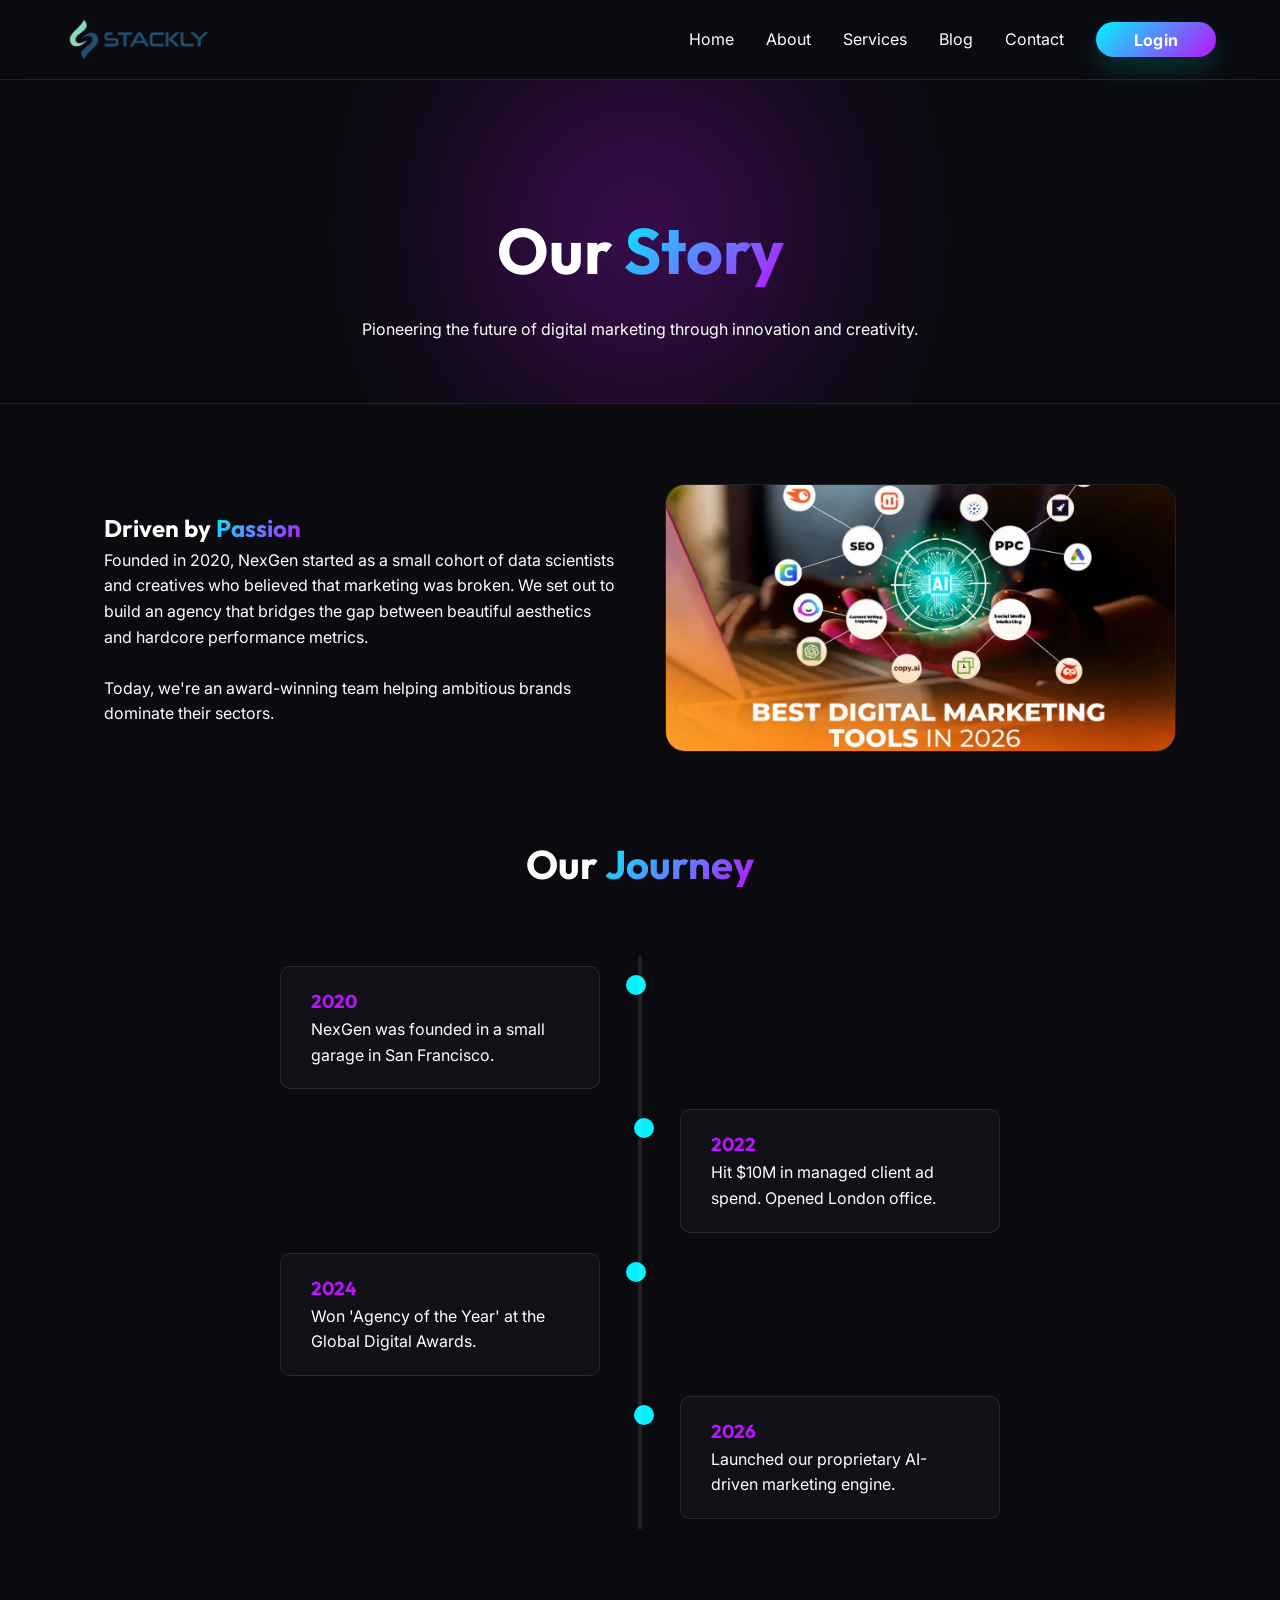
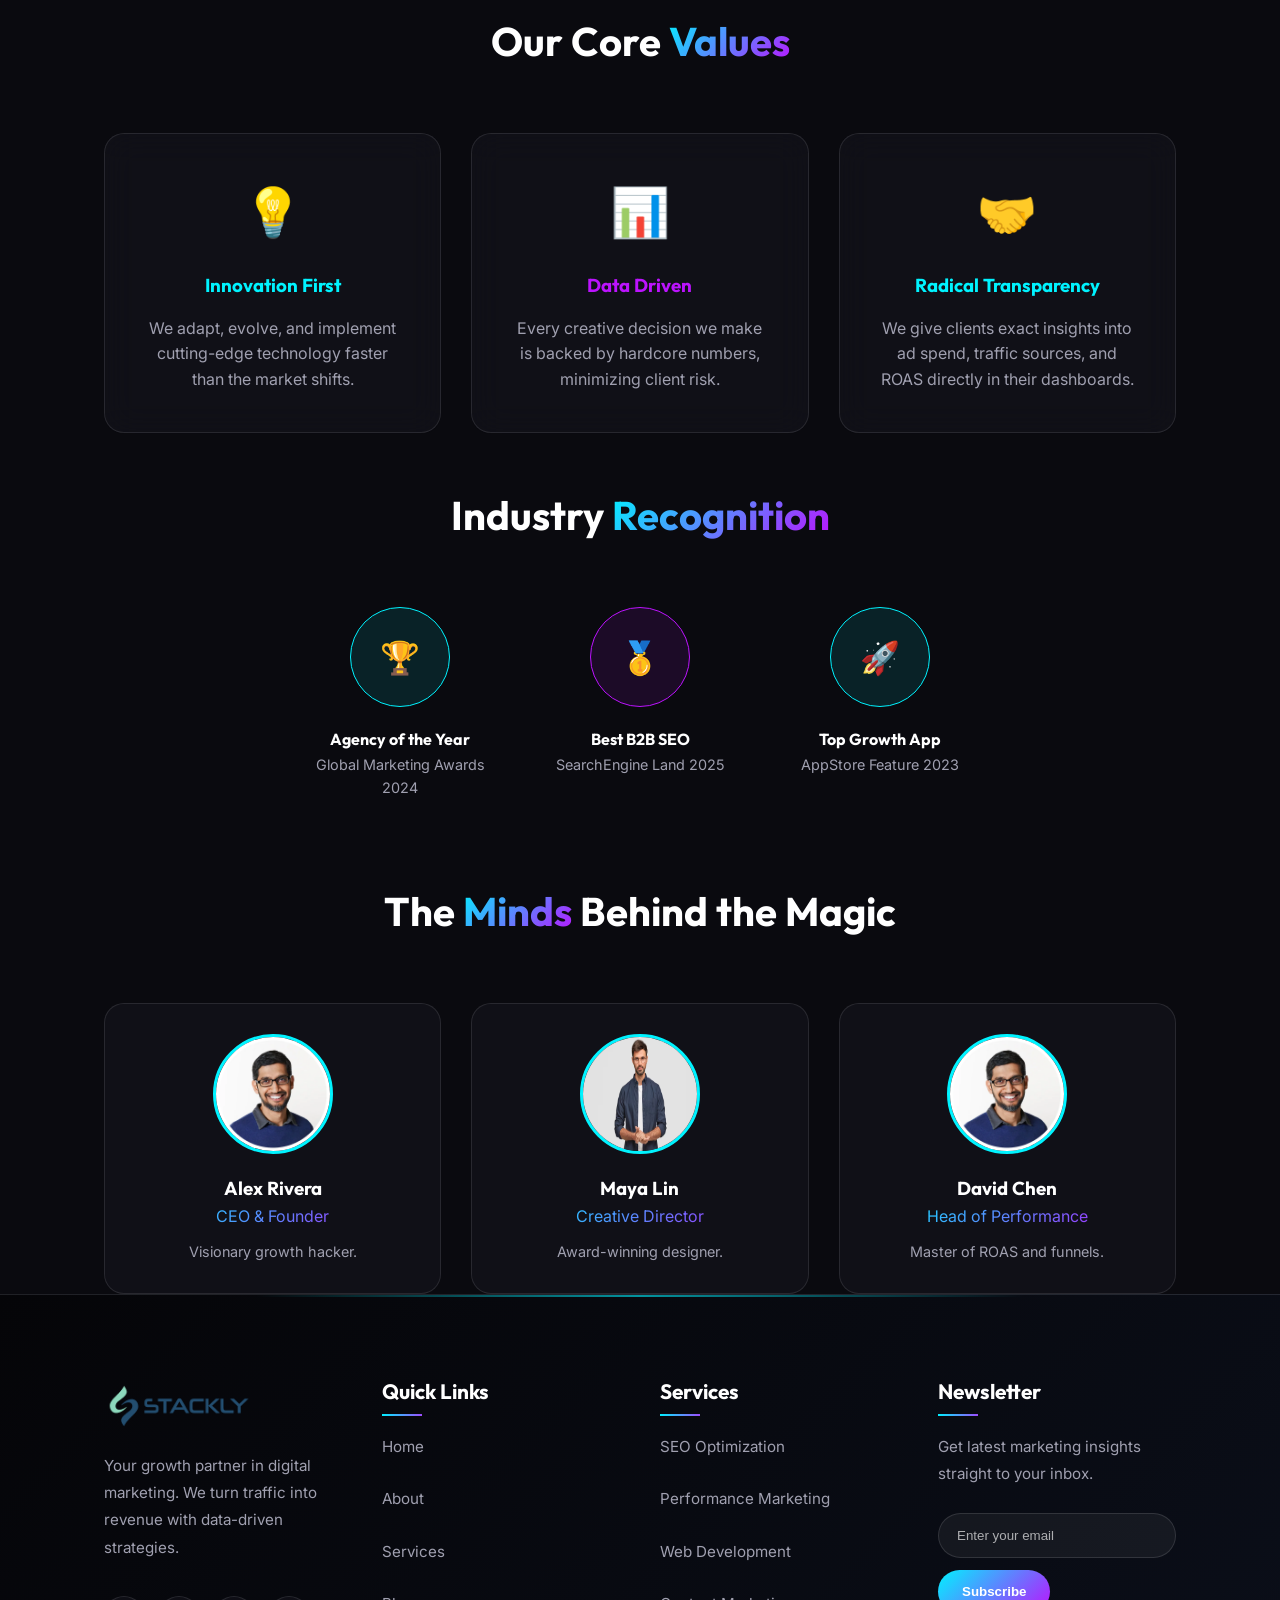
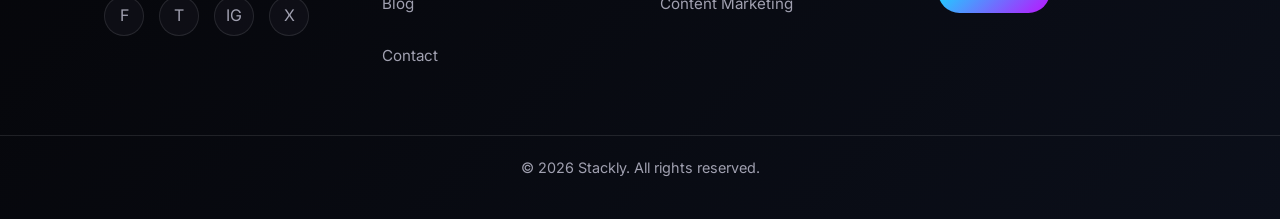
<file: about.html>
<!DOCTYPE html>
<html lang="en">
<head>
    <meta charset="UTF-8">
    <meta name="viewport" content="width=device-width, initial-scale=1.0">
    <title>About Us | NexGen Digital</title>
    <link href="https://fonts.googleapis.com/css2?family=Outfit:wght@400;700;800&family=Inter:wght@400;500;600&display=swap" rel="stylesheet">
    <link rel="stylesheet" href="about.css">
</head>
<body>
    <div id="global-loader"><div class="spinner"></div></div>

    <header>
        <a href="index.html" class="logo">
          <img src="assets/images/stack logo.png" alt="ss">
        </a>
        <nav class="nav-links">
            <a href="index.html">Home</a>
            <a href="about.html">About</a>
            <a href="services.html">Services</a>
            <a href="blog.html">Blog</a>
            <a href="contact.html">Contact</a>
            <a href="login.html" class="nav-cta">Login</a>
        </nav>
        <div class="hamburger">
            <span></span><span></span><span></span>
        </div>
    </header>

    <main>
        <!-- 1. Header -->
        <section class="page-header animate-on-scroll">
            <div class="container">
                <h1>Our <span class="text-gradient">Story</span></h1>
                <p>Pioneering the future of digital marketing through innovation and creativity.</p>
            </div>
        </section>

        <!-- 2. Story -->
        <section class="story container">
            <div class="story-grid">
                <div class="animate-on-scroll">
                    <h2>Driven by <span class="text-gradient">Passion</span></h2>
                    <p>Founded in 2020, NexGen started as a small cohort of data scientists and creatives who believed that marketing was broken. We set out to build an agency that bridges the gap between beautiful aesthetics and hardcore performance metrics.</p>
                    <br>
                    <p>Today, we're an award-winning team helping ambitious brands dominate their sectors.</p>
                </div>
                <div class="story-image animate-on-scroll">
                    <img src="assets/images/four.webp" alt="Our Story">
                </div>
            </div>
        </section>

        <!-- 3. Timeline -->
        <section class="timeline-section container">
            <div class="section-head animate-on-scroll">
                <h2>Our <span class="text-gradient">Journey</span></h2>
            </div>
            <div class="timeline">
                <div class="timeline-item left animate-on-scroll">
                    <div class="timeline-content">
                        <h3>2020</h3>
                        <p>NexGen was founded in a small garage in San Francisco.</p>
                    </div>
                </div>
                <div class="timeline-item right animate-on-scroll">
                    <div class="timeline-content">
                        <h3>2022</h3>
                        <p>Hit $10M in managed client ad spend. Opened London office.</p>
                    </div>
                </div>
                <div class="timeline-item left animate-on-scroll">
                    <div class="timeline-content">
                        <h3>2024</h3>
                        <p>Won 'Agency of the Year' at the Global Digital Awards.</p>
                    </div>
                </div>
                <div class="timeline-item right animate-on-scroll">
                    <div class="timeline-content">
                        <h3>2026</h3>
                        <p>Launched our proprietary AI-driven marketing engine.</p>
                    </div>
                </div>
            </div>
        </section>

        <!-- 4. Core Values -->
        <section class="values container">
            <div class="section-head animate-on-scroll">
                <h2>Our Core <span class="text-gradient">Values</span></h2>
            </div>
            <div class="grid" style="display: grid; grid-template-columns: repeat(auto-fit, minmax(280px, 1fr)); gap: 30px;">
                <div class="glass-card animate-on-scroll" style="text-align: center;">
                    <div style="font-size: 3rem; margin-bottom: 20px;">💡</div>
                    <h3 style="margin-bottom: 15px; color: var(--neon-blue);">Innovation First</h3>
                    <p style="color: var(--text-muted);">We adapt, evolve, and implement cutting-edge technology faster than the market shifts.</p>
                </div>
                <div class="glass-card animate-on-scroll" style="text-align: center;">
                    <div style="font-size: 3rem; margin-bottom: 20px;">📊</div>
                    <h3 style="margin-bottom: 15px; color: var(--neon-purple);">Data Driven</h3>
                    <p style="color: var(--text-muted);">Every creative decision we make is backed by hardcore numbers, minimizing client risk.</p>
                </div>
                <div class="glass-card animate-on-scroll" style="text-align: center;">
                    <div style="font-size: 3rem; margin-bottom: 20px;">🤝</div>
                    <h3 style="margin-bottom: 15px; color: var(--neon-blue);">Radical Transparency</h3>
                    <p style="color: var(--text-muted);">We give clients exact insights into ad spend, traffic sources, and ROAS directly in their dashboards.</p>
                </div>
            </div>
        </section>

        <!-- 5. Awards & Recognition -->
        <section class="awards container" style="margin-top: 50px;">
            <div class="section-head animate-on-scroll">
                <h2>Industry <span class="text-gradient">Recognition</span></h2>
            </div>
            <div class="awards-grid" style="display: flex; flex-wrap: wrap; justify-content: center; gap: 40px;">
                <div class="award-item animate-on-scroll" style="text-align: center; width: 200px;">
                    <div style="width: 100px; height: 100px; border-radius: 50%; background: rgba(0,243,255,0.1); border: 1px solid var(--neon-blue); display: flex; align-items: center; justify-content: center; margin: 0 auto 20px; font-size: 2rem; color: var(--neon-blue);">🏆</div>
                    <h4>Agency of the Year</h4>
                    <p style="color: var(--text-muted); font-size: 0.9rem;">Global Marketing Awards 2024</p>
                </div>
                <div class="award-item animate-on-scroll" style="text-align: center; width: 200px;">
                    <div style="width: 100px; height: 100px; border-radius: 50%; background: rgba(188,19,254,0.1); border: 1px solid var(--neon-purple); display: flex; align-items: center; justify-content: center; margin: 0 auto 20px; font-size: 2rem; color: var(--neon-purple);">🥇</div>
                    <h4>Best B2B SEO</h4>
                    <p style="color: var(--text-muted); font-size: 0.9rem;">SearchEngine Land 2025</p>
                </div>
                <div class="award-item animate-on-scroll" style="text-align: center; width: 200px;">
                    <div style="width: 100px; height: 100px; border-radius: 50%; background: rgba(0,243,255,0.1); border: 1px solid var(--neon-blue); display: flex; align-items: center; justify-content: center; margin: 0 auto 20px; font-size: 2rem; color: var(--neon-blue);">🚀</div>
                    <h4>Top Growth App</h4>
                    <p style="color: var(--text-muted); font-size: 0.9rem;">AppStore Feature 2023</p>
                </div>
            </div>
        </section>

        <!-- 6. Team -->
        <section class="team container">
            <div class="section-head animate-on-scroll">
                <h2>The <span class="text-gradient">Minds</span> Behind the Magic</h2>
            </div>
            <div class="team-grid">
                <div class="team-member animate-on-scroll">
                    <img src="assets/images/per1.webp" alt="Alex">
                    <h3>Alex Rivera</h3>
                    <p class="text-gradient">CEO & Founder</p>
                    <p style="margin-top:10px; font-size:0.9rem; color:var(--text-muted);">Visionary growth hacker.</p>
                </div>
                <div class="team-member animate-on-scroll">
                    <img src="assets/images/per3.avif" alt="Maya">
                    <h3>Maya Lin</h3>
                    <p class="text-gradient">Creative Director</p>
                    <p style="margin-top:10px; font-size:0.9rem; color:var(--text-muted);">Award-winning designer.</p>
                </div>
                <div class="team-member animate-on-scroll">
                    <img src="assets/images/per1.webp" alt="David">
                    <h3>David Chen</h3>
                    <p class="text-gradient">Head of Performance</p>
                    <p style="margin-top:10px; font-size:0.9rem; color:var(--text-muted);">Master of ROAS and funnels.</p>
                </div>
            </div>
        </section>
    </main>

     <footer class="footer">
    <div class="container footer-container">

        <!-- Logo + About -->
        <div class="footer-col">
         <a href="index.html" class="logo">
          <img src="assets/images/stack logo.png" alt="ss">
        </a>
            <p>Your growth partner in digital marketing. We turn traffic into revenue with data-driven strategies.</p>
            <div class="social-links">
                <a href="404.html" aria-label="Facebook"><span>F</span></a>
                <a href="404.html" aria-label="Twitter"><span>T</span></a>
                <a href="404.html" aria-label="LinkedIn"><span>IG</span></a>
                <a href="404.html" aria-label="Instagram"><span>X</span></a>
            </div>
        </div>

        <!-- Quick Links -->
        <div class="footer-col">
            <h3>Quick Links</h3>
            <ul>
                <li><a href="index.html">Home</a></li>
                <li><a href="about.html">About</a></li>
                <li><a href="services.html">Services</a></li>
                <li><a href="blog.html">Blog</a></li>
                <li><a href="contact.html">Contact</a></li>
            </ul>
        </div>

        <!-- Services -->
        <div class="footer-col">
            <h3>Services</h3>
            <ul>
                <li>SEO Optimization</li>
                <li>Performance Marketing</li>
                <li>Web Development</li>
                <li>Content Marketing</li>
            </ul>
        </div>

        <!-- Newsletter -->
        <div class="footer-col">
            <h3>Newsletter</h3>
            <p>Get latest marketing insights straight to your inbox.</p>
            <form class="newsletter-form">
                <input type="email" placeholder="Enter your email">
                <button type="submit">Subscribe</button>
            </form>
        </div>

    </div>

    <!-- Bottom -->
    <div class="footer-bottom">
        <p>© 2026 Stackly. All rights reserved.</p>
    </div>
</footer>

    <script src="script.js"></script>
</body>
</html>
</file>
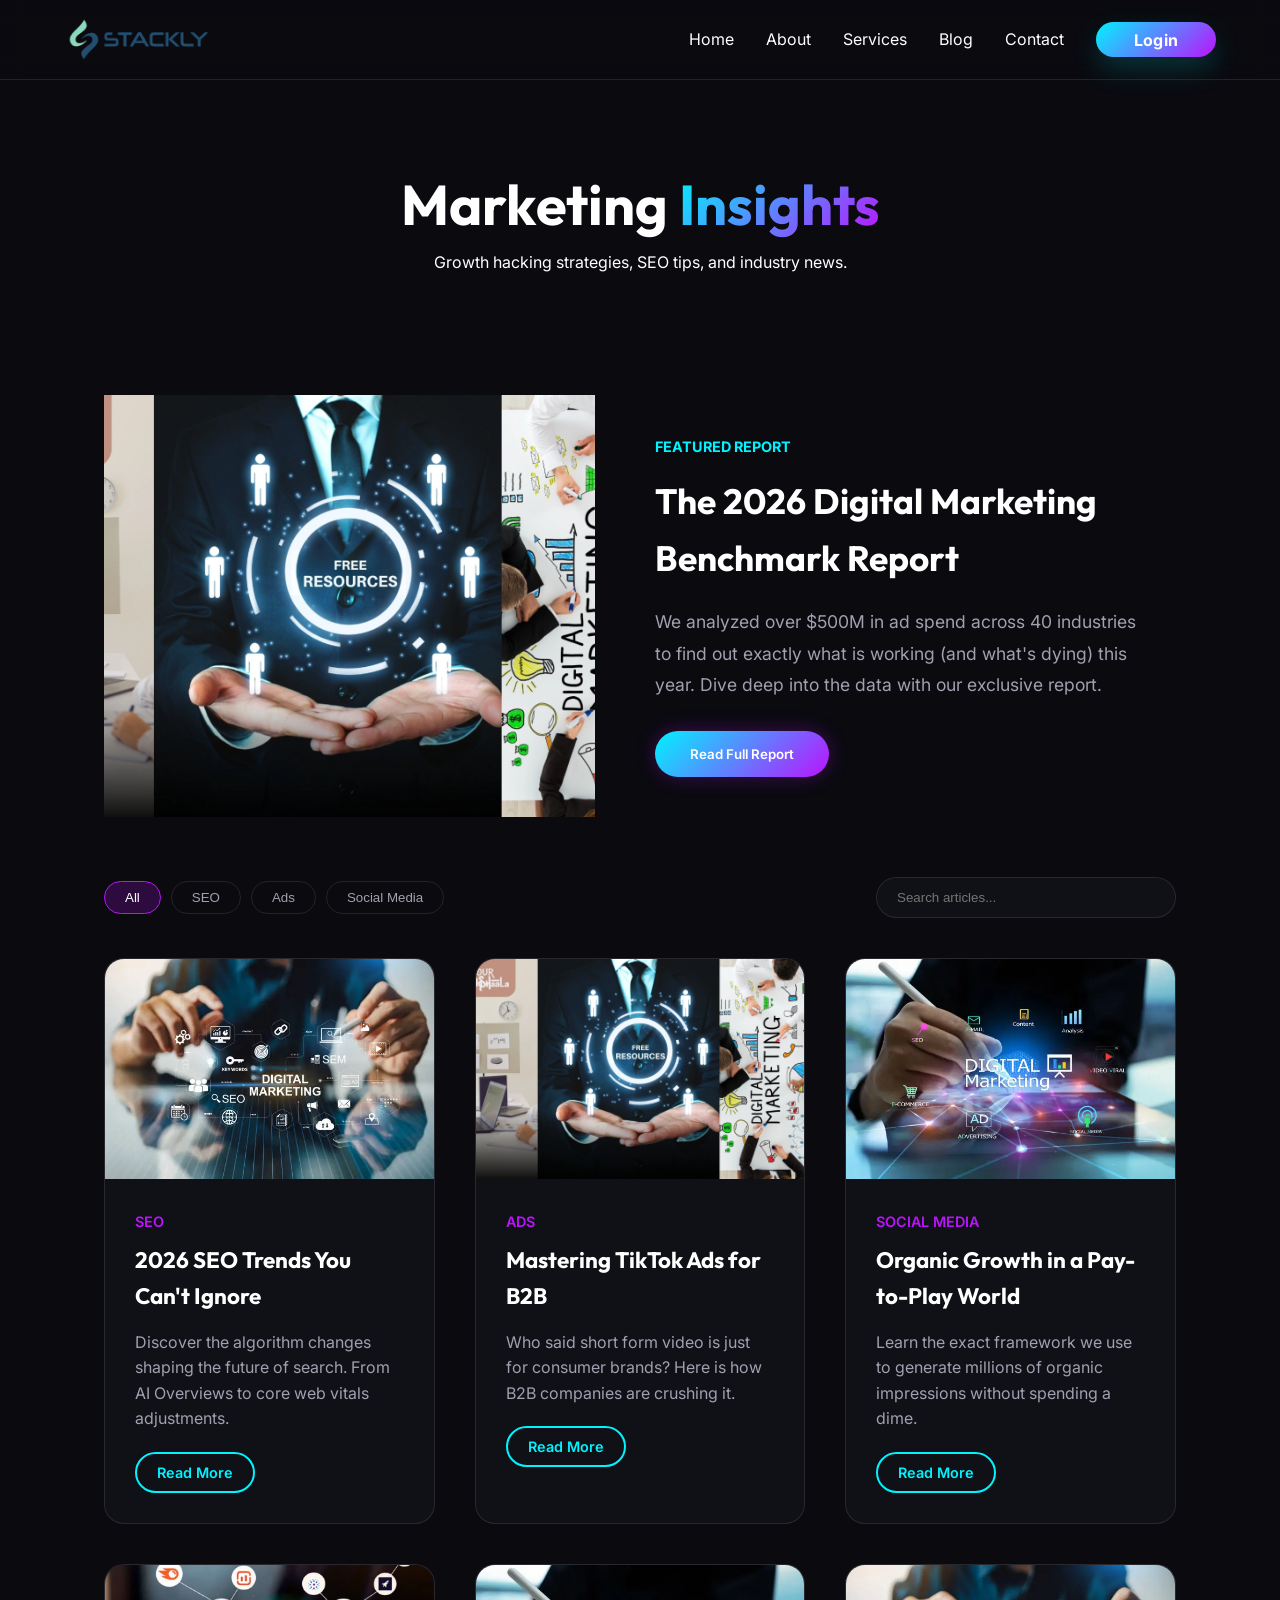
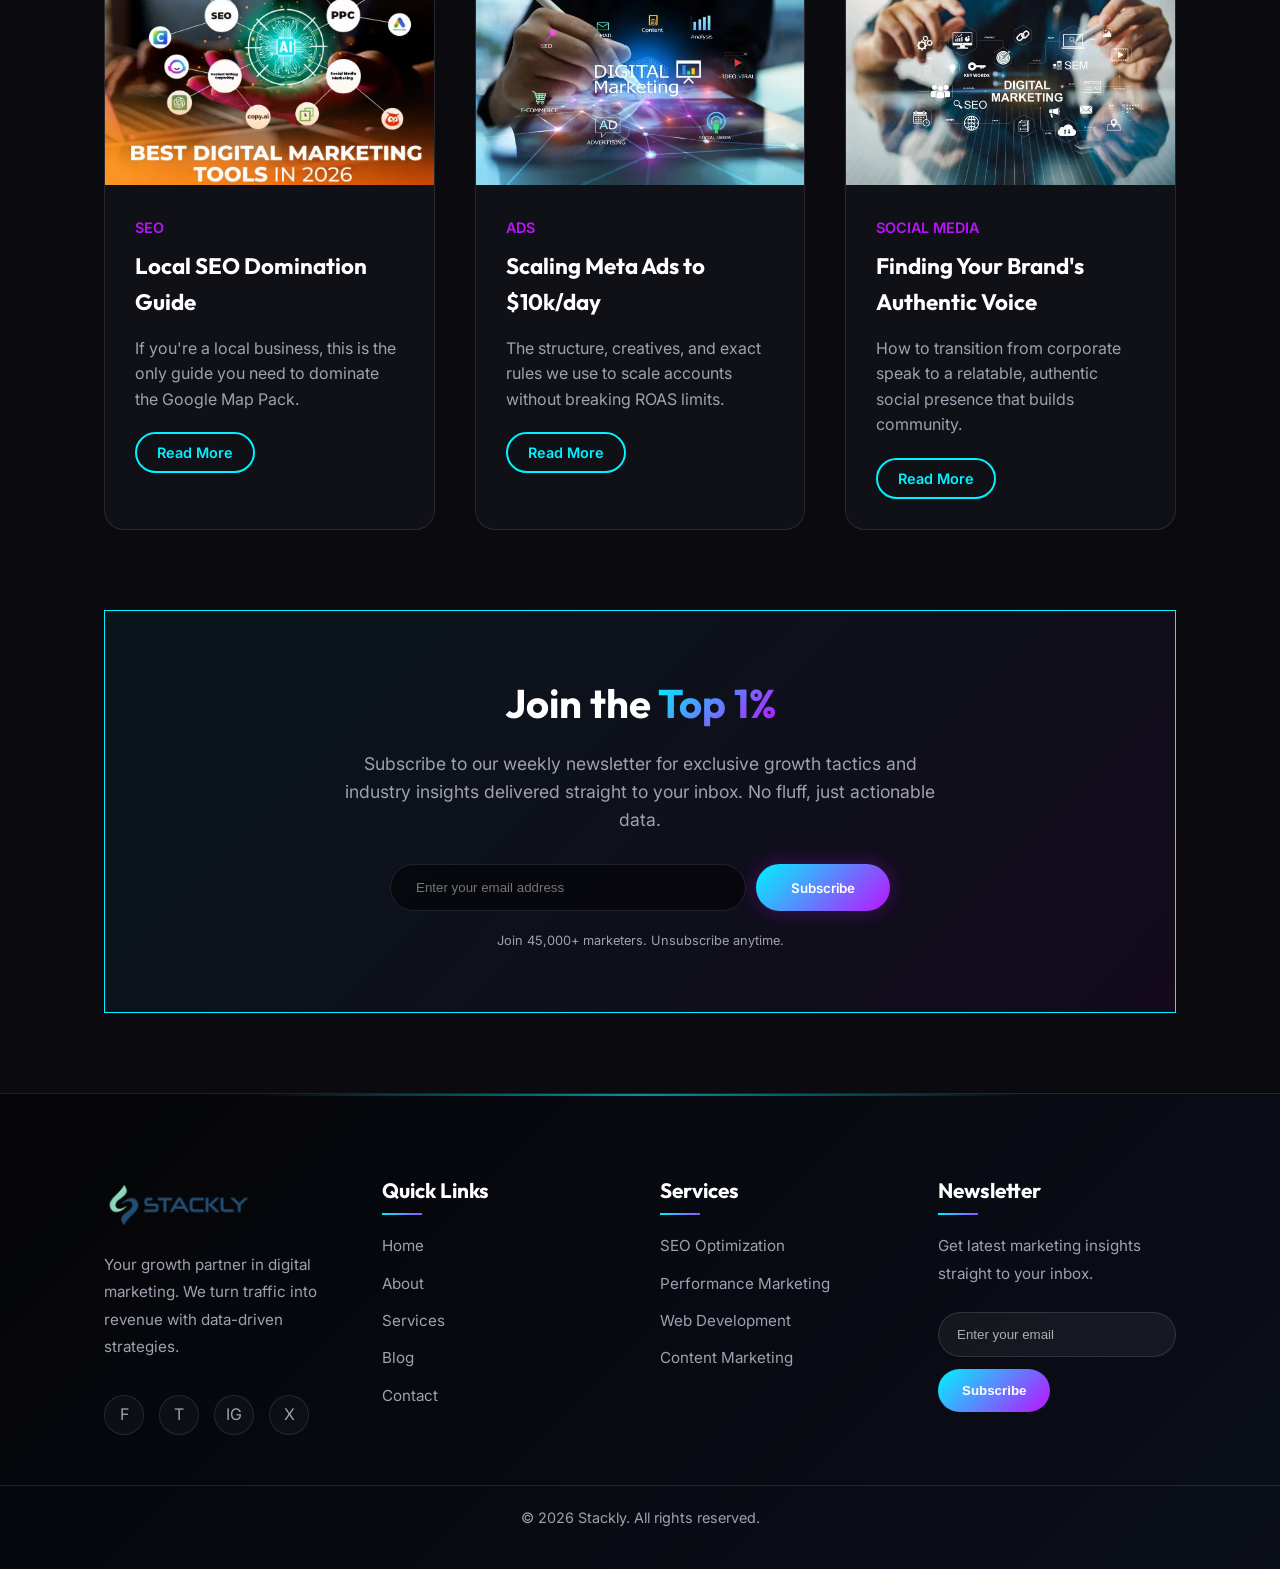
<file: blog.html>
<!DOCTYPE html>
<html lang="en">
<head>
    <meta charset="UTF-8">
    <meta name="viewport" content="width=device-width, initial-scale=1.0">
    <title>Blog & Insights | NexGen Digital</title>
    <link href="https://fonts.googleapis.com/css2?family=Outfit:wght@400;700;800&family=Inter:wght@400;500;600&display=swap" rel="stylesheet">
    <link rel="stylesheet" href="blog.css">
</head>
<body>
    <div id="global-loader"><div class="spinner"></div></div>

    <header>
        <a href="index.html" class="logo">
          <img src="assets/images/stack logo.png" alt="ss">
        </a>
        <nav class="nav-links">
            <a href="index.html">Home</a>
            <a href="about.html">About</a>
            <a href="services.html">Services</a>
            <a href="blog.html">Blog</a>
            <a href="contact.html">Contact</a>
            <a href="login.html" class="nav-cta">Login</a>
        </nav>
        <div class="hamburger">
            <span></span><span></span><span></span>
        </div>
    </header>

    <main>
        <!-- 1. Header -->
        <section class="page-header animate-on-scroll">
            <div class="container">
                <h1>Marketing <span class="text-gradient">Insights</span></h1>
                <p>Growth hacking strategies, SEO tips, and industry news.</p>
            </div>
        </section>

        <!-- 2. Featured Article -->
        <section class="featured-blog container animate-on-scroll;">
            <div class="glass-card" style="display: flex; flex-wrap: wrap; gap: 30px; padding: 0; overflow: hidden; border-color: var(--neon-purple);">
                <div style="flex: 1; min-width: 300px;">
                    <img src="assets/images/twoo.webp" alt="Featured Post" style="width: 100%; height: 100%; object-fit: cover; min-height: 300px;">
                </div>
                <div style="flex: 1; padding: 40px 30px; display: flex; flex-direction: column; justify-content: center; min-width: 300px;">
                    <span class="blog-category" style="color: var(--neon-blue); font-weight: bold; margin-bottom: 15px; text-transform: uppercase;">Featured Report</span>
                    <h2 style="font-size: 2.2rem; margin-bottom: 20px;">The 2026 Digital Marketing Benchmark Report</h2>
                    <p style="color: var(--text-muted); margin-bottom: 30px; font-size: 1.1rem; line-height: 1.8;">We analyzed over $500M in ad spend across 40 industries to find out exactly what is working (and what's dying) this year. Dive deep into the data with our exclusive report.</p>
                    <div>
                        <button class="btn btn-primary" onclick="openBlogModal('annual-report')">Read Full Report</button>
                    </div>
                </div>
            </div>
        </section>

        <!-- 3. Controls & Grid -->
        <section class="blog-main container animate-on-scroll">
            <div class="blog-controls">
                <div class="category-filter">
                    <button class="filter-btn active" data-filter="all">All</button>
                    <button class="filter-btn" data-filter="seo">SEO</button>
                    <button class="filter-btn" data-filter="ads">Ads</button>
                    <button class="filter-btn" data-filter="social">Social Media</button>
                </div>
                <div class="search-bar">
                    <input type="text" id="blog-search" placeholder="Search articles...">
                </div>
            </div>

            <div class="blog-grid" id="blog-grid">
                <!-- Post 1 -->
                <div class="blog-card" data-category="seo" onclick="openBlogModal('seo-trend')">
                    <img src="assets/images/one.webp" alt="Blog Image" class="blog-img">
                    <div class="blog-content">
                        <span class="blog-category">SEO</span>
                        <h3>2026 SEO Trends You Can't Ignore</h3>
                        <p>Discover the algorithm changes shaping the future of search. From AI Overviews to core web vitals adjustments.</p>
                        <button class="btn btn-outline" style="padding: 10px 20px; font-size: 0.9rem;">Read More</button>
                    </div>
                </div>
                <!-- Post 2 -->
                <div class="blog-card" data-category="ads" onclick="openBlogModal('tiktok-ads')">
                    <img src="assets/images/twoo.webp" alt="Blog Image" class="blog-img">
                    <div class="blog-content">
                        <span class="blog-category">Ads</span>
                        <h3>Mastering TikTok Ads for B2B</h3>
                        <p>Who said short form video is just for consumer brands? Here is how B2B companies are crushing it.</p>
                        <button class="btn btn-outline" style="padding: 10px 20px; font-size: 0.9rem;">Read More</button>
                    </div>
                </div>
                <!-- Post 3 -->
                <div class="blog-card" data-category="social" onclick="openBlogModal('social-growth')">
                    <img src="assets/images/hero  11.webp" alt="Blog Image" class="blog-img">
                    <div class="blog-content">
                        <span class="blog-category">Social Media</span>
                        <h3>Organic Growth in a Pay-to-Play World</h3>
                        <p>Learn the exact framework we use to generate millions of organic impressions without spending a dime.</p>
                        <button class="btn btn-outline" style="padding: 10px 20px; font-size: 0.9rem;">Read More</button>
                    </div>
                </div>
                 <!-- Post 4 -->
                 <div class="blog-card" data-category="seo" onclick="openBlogModal('local-seo')">
                    <img src="assets/images/four.webp" alt="Blog Image" class="blog-img">
                    <div class="blog-content">
                        <span class="blog-category">SEO</span>
                        <h3>Local SEO Domination Guide</h3>
                        <p>If you're a local business, this is the only guide you need to dominate the Google Map Pack.</p>
                        <button class="btn btn-outline" style="padding: 10px 20px; font-size: 0.9rem;">Read More</button>
                    </div>
                </div>
                <!-- Post 5 -->
                <div class="blog-card" data-category="ads" onclick="openBlogModal('meta-ads')">
                    <img src="assets/images/hero  11.webp" alt="Blog Image" class="blog-img">
                    <div class="blog-content">
                        <span class="blog-category">Ads</span>
                        <h3>Scaling Meta Ads to $10k/day</h3>
                        <p>The structure, creatives, and exact rules we use to scale accounts without breaking ROAS limits.</p>
                        <button class="btn btn-outline" style="padding: 10px 20px; font-size: 0.9rem;">Read More</button>
                    </div>
                </div>
                <!-- Post 6 -->
                <div class="blog-card" data-category="social" onclick="openBlogModal('brand-voice')">
                    <img src="assets/images/one.webp" alt="Blog Image" class="blog-img">
                    <div class="blog-content">
                        <span class="blog-category">Social Media</span>
                        <h3>Finding Your Brand's Authentic Voice</h3>
                        <p>How to transition from corporate speak to a relatable, authentic social presence that builds community.</p>
                        <button class="btn btn-outline" style="padding: 10px 20px; font-size: 0.9rem;">Read More</button>
                    </div>
                </div>
            </div>
        </section>

        <!-- 4. Newsletter Subscription -->
        <section class="newsletter container animate-on-scroll" style="margin-top: 80px; margin-bottom: 80px;">
            <div class="glass-card" style="text-align: center; padding: 60px 20px; background: linear-gradient(135deg, rgba(0,243,255,0.05), rgba(188,19,254,0.05)); border: 1px solid var(--neon-blue);">
                <h2 style="font-size: 2.5rem; margin-bottom: 15px;">Join the <span class="text-gradient">Top 1%</span></h2>
                <p style="color: var(--text-muted); max-width: 600px; margin: 0 auto 30px; font-size: 1.1rem;">Subscribe to our weekly newsletter for exclusive growth tactics and industry insights delivered straight to your inbox. No fluff, just actionable data.</p>
                <form onsubmit="event.preventDefault(); alert('Subscribed directly to our growth feed! Check your inbox.'); this.reset();" style="display: flex; max-width: 500px; margin: 0 auto; gap: 10px; flex-wrap: wrap; justify-content: center;">
                    <input type="email" placeholder="Enter your email address" required style="flex: 1; padding: 15px 25px; border-radius: 30px; border: 1px solid var(--glass-border); background: rgba(0,0,0,0.5); color: #fff; min-width: 250px; outline: none;">
                    <button type="submit" class="btn btn-primary" style="margin: 0;">Subscribe</button>
                </form>
                <p style="font-size: 0.8rem; color: var(--text-muted); margin-top: 20px;">Join 45,000+ marketers. Unsubscribe anytime.</p>
            </div>
        </section>

        <!-- 5. Modal -->
        <div class="modal-overlay" id="blog-modal">
            <div class="modal-content">
                <button class="modal-close" onclick="closeBlogModal()">&times;</button>
                <div class="modal-body" id="modal-body-content">
                    <!-- Dynamic content will load here -->
                </div>
            </div>
        </div>

    </main>

     <footer class="footer">
    <div class="container footer-container">

        <!-- Logo + About -->
        <div class="footer-col">
         <a href="index.html" class="logo">
          <img src="assets/images/stack logo.png" alt="ss">
        </a>
            <p>Your growth partner in digital marketing. We turn traffic into revenue with data-driven strategies.</p>
            <div class="social-links">
                <a href="404.html" aria-label="Facebook"><span>F</span></a>
                <a href="404.html" aria-label="Twitter"><span>T</span></a>
                <a href="404.html" aria-label="LinkedIn"><span>IG</span></a>
                <a href="404.html" aria-label="Instagram"><span>X</span></a>
            </div>
        </div>

        <!-- Quick Links -->
        <div class="footer-col">
            <h3>Quick Links</h3>
            <ul>
                <li><a href="index.html">Home</a></li>
                <li><a href="about.html">About</a></li>
                <li><a href="services.html">Services</a></li>
                <li><a href="blog.html">Blog</a></li>
                <li><a href="contact.html">Contact</a></li>
            </ul>
        </div>

        <!-- Services -->
        <div class="footer-col">
            <h3>Services</h3>
            <ul>
                <li>SEO Optimization</li>
                <li>Performance Marketing</li>
                <li>Web Development</li>
                <li>Content Marketing</li>
            </ul>
        </div>

        <!-- Newsletter -->
        <div class="footer-col">
            <h3>Newsletter</h3>
            <p>Get latest marketing insights straight to your inbox.</p>
            <form class="newsletter-form">
                <input type="email" placeholder="Enter your email">
                <button type="submit">Subscribe</button>
            </form>
        </div>

    </div>

    <!-- Bottom -->
    <div class="footer-bottom">
        <p>© 2026 Stackly. All rights reserved.</p>
    </div>
</footer>

    <script src="script.js"></script>

    <script>
        // Adding local modal logic strictly for this page so script.js stays light, 
        // since script.js SPA loads it anyway.
        // Wait, since SPA navigation swaps innerHTML of main, inline scripts in body aren't executed by default by some SPA loaders. 
        // Let's add it carefully. The SPA logic in `script.js` uses DOMParser and replaces main.
        // It DOES NOT execute inline scripts natively unless we eval.
        // Let's implement global functions in window.
        window.openBlogModal = function(id) {
            const modal = document.getElementById('blog-modal');
            const content = document.getElementById('modal-body-content');
            if(modal && content) {
                // Mock db logic
                content.innerHTML = `
                    <img src="assets/images/blog1.webp" alt="Blog Header">
                    <p class="meta">Published By NexGen Editorial</p>
                    <h2>Article Details</h2>
                    <p>This is a dynamically loaded placeholder text for the blog article modal. In a real-world scenario, this content would be fetched from a CMS or an API endpoint based on the ID passed: ${id}.</p>
                    <p>We leverage cutting-edge techniques to bring you to the forefront of your industry. Consistency, data, and creativity are the pillars of what we do. Read more of our exclusive content and stay ahead.</p>
                `;
                modal.classList.add('active');
            }
        };

        window.closeBlogModal = function() {
            const modal = document.getElementById('blog-modal');
            if(modal) {
                modal.classList.remove('active');
            }
        };

        // Filters handled via event listener to avoid inline issues
        document.addEventListener('click', e => {
            if(e.target.classList.contains('filter-btn')) {
                const filter = e.target.getAttribute('data-filter');
                document.querySelectorAll('.filter-btn').forEach(b => b.classList.remove('active'));
                e.target.classList.add('active');
                
                const cards = document.querySelectorAll('.blog-card');
                cards.forEach(card => {
                    if(filter === 'all' || card.getAttribute('data-category') === filter) {
                        card.style.display = 'block';
                    } else {
                        card.style.display = 'none';
                    }
                });
            }
            
            // Close modal on outside click
            const modal = document.getElementById('blog-modal');
            if(e.target === modal) {
                closeBlogModal();
            }
        });
    </script>
</body>
</html>
</file>
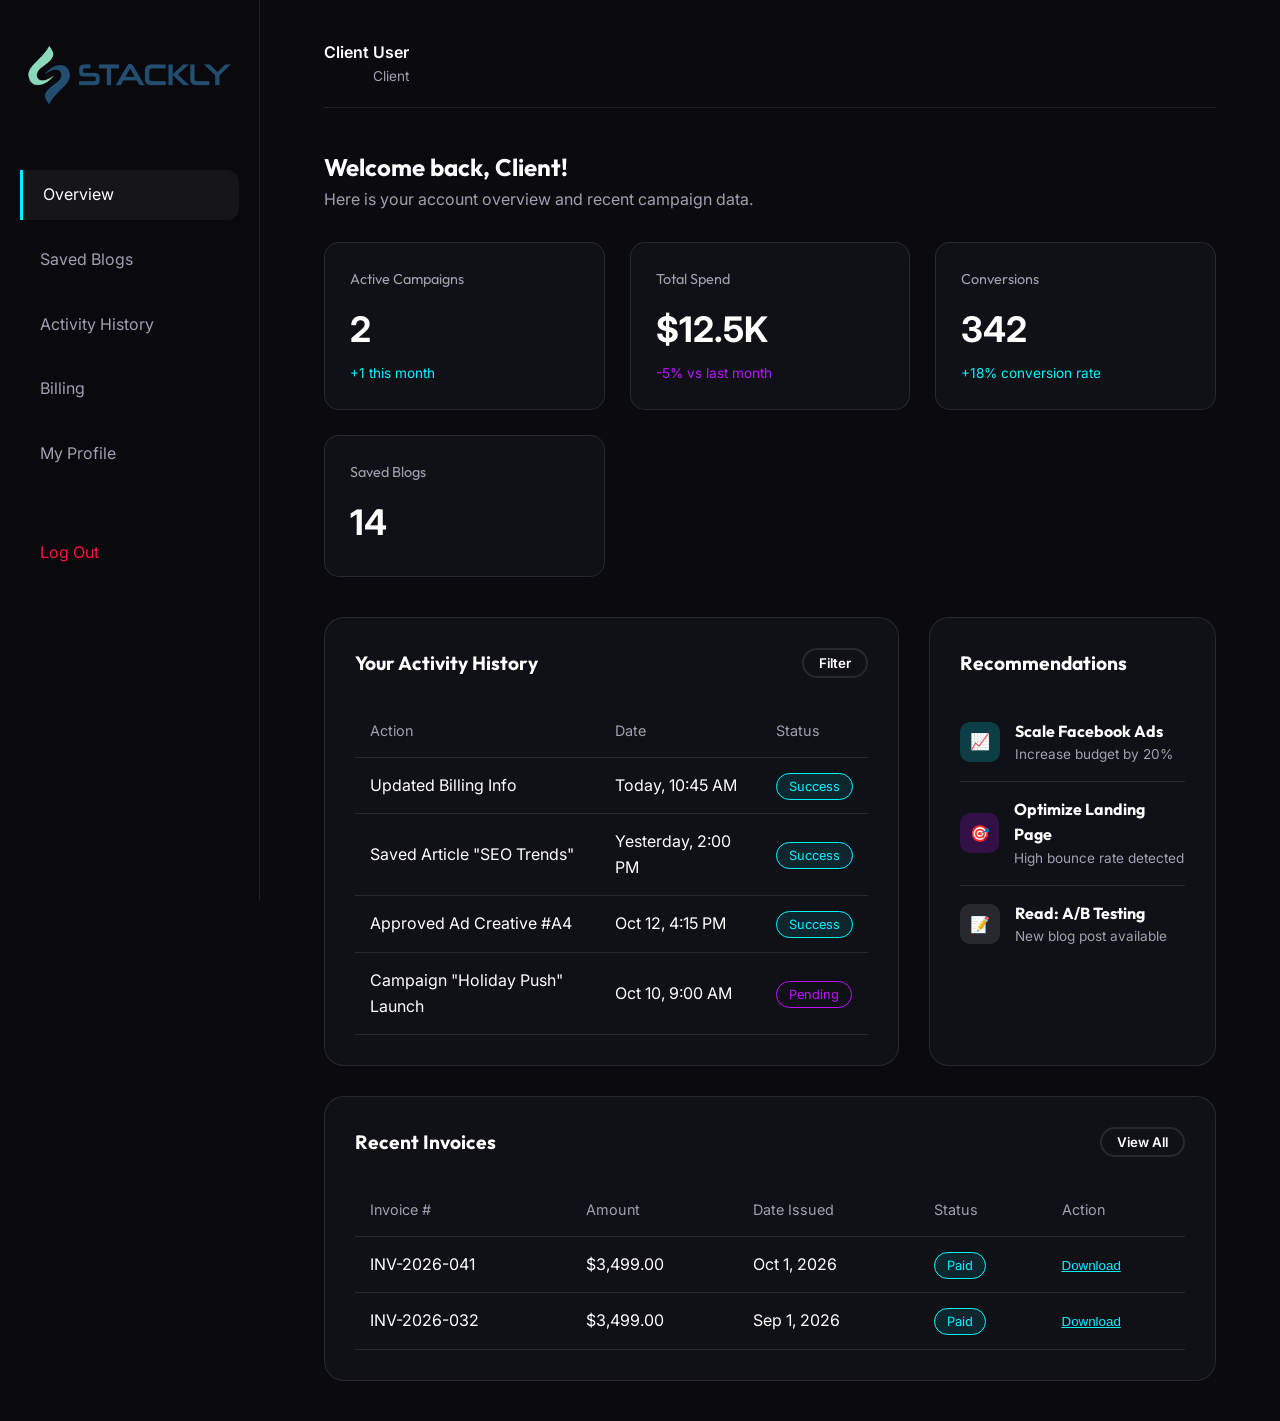
<file: dashboard.html>
<!DOCTYPE html>
<html lang="en">
<head>
    <meta charset="UTF-8">
    <meta name="viewport" content="width=device-width, initial-scale=1.0">
    <title>Dashboard | NexGen Digital</title>
    <link href="https://fonts.googleapis.com/css2?family=Outfit:wght@400;700;800&family=Inter:wght@400;500;600&display=swap" rel="stylesheet">
    <link rel="stylesheet" href="dashboard.css">
</head>
<body>
    <div id="global-loader"><div class="spinner"></div></div>

    <div class="dashboard-layout">
        <!-- SIDEBAR -->
        <aside class="sidebar" id="sidebar">
            <a href="index.html" class="sidebar-logo">
                <img src="assets/images/stack logo.png" alt="ss">
            </a>
            
            <!-- Dynamic Navigation Links -->
            <nav class="sidebar-nav" id="sidebar-nav">
                <!-- User Nav -->
                <div id="nav-user" style="display:none;">
                    <a href="404.html" class="active">Overview</a>
                    <a href="404.html">Saved Blogs</a>
                    <a href="404.html">Activity History</a>
                    <a href="404.html">Billing</a>
                    <a href="404.html">My Profile</a>
                </div>
                <!-- Admin Nav -->
                <div id="nav-admin" style="display:none;">
                    <a href="404.html" class="active">Analytics Overview</a>
                    <a href="404.html">Manage Users</a>
                    <a href="404.html">Blog Posts</a>
                    <a href="404.html">Campaigns</a>
                    <a href="404.html">System Settings</a>
                </div>
            </nav>

            <a href="login.html" class="logout-btn" onclick="localStorage.removeItem('currentUserRole')">Log Out</a>
        </aside>

        <!-- MAIN CONTENT -->
        <main class="main-content">
            <header class="top-header">
                <button class="mobile-toggle" id="mobile-toggle">☰</button>
                <div class="user-profile">
                    <div style="text-align: right;">
                        <div id="user-name" style="font-weight: 600;">Loading...</div>
                        <div id="user-role-label" style="font-size: 0.85rem; color: var(--text-muted);">Role</div>
                    </div>
                 
                </div>
            </header>

            <!-- ================= USER DASHBOARD ================= -->
            <div id="user-dashboard" style="display: none;">
                <h2>Welcome back, Client!</h2>
                <p style="color: var(--text-muted); margin-bottom: 30px;">Here is your account overview and recent campaign data.</p>

                <div class="stats-grid">
                    <div class="stat-card">
                        <h4>Active Campaigns</h4>
                        <div class="value">2</div>
                        <div class="trend">+1 this month</div>
                    </div>
                    <div class="stat-card">
                        <h4>Total Spend</h4>
                        <div class="value">$12.5K</div>
                        <div class="trend" style="color: var(--neon-purple);">-5% vs last month</div>
                    </div>
                    <div class="stat-card">
                        <h4>Conversions</h4>
                        <div class="value">342</div>
                        <div class="trend" style="color: var(--neon-blue);">+18% conversion rate</div>
                    </div>
                    <div class="stat-card">
                        <h4>Saved Blogs</h4>
                        <div class="value">14</div>
                    </div>
                </div>

                <div class="dashboard-grid" style="margin-bottom: 30px;">
                    <div class="panel">
                        <div class="panel-header">
                            <h3 class="panel-title">Your Activity History</h3>
                            <button class="btn btn-outline" style="padding: 5px 15px;">Filter</button>
                        </div>
                        <table>
                            <thead>
                                <tr>
                                    <th>Action</th>
                                    <th>Date</th>
                                    <th>Status</th>
                                </tr>
                            </thead>
                            <tbody>
                                <tr>
                                    <td>Updated Billing Info</td>
                                    <td>Today, 10:45 AM</td>
                                    <td><span class="status active">Success</span></td>
                                </tr>
                                <tr>
                                    <td>Saved Article "SEO Trends"</td>
                                    <td>Yesterday, 2:00 PM</td>
                                    <td><span class="status active">Success</span></td>
                                </tr>
                                <tr>
                                    <td>Approved Ad Creative #A4</td>
                                    <td>Oct 12, 4:15 PM</td>
                                    <td><span class="status active">Success</span></td>
                                </tr>
                                <tr>
                                    <td>Campaign "Holiday Push" Launch</td>
                                    <td>Oct 10, 9:00 AM</td>
                                    <td><span class="status" style="border: 1px solid var(--neon-purple); color: var(--neon-purple);">Pending</span></td>
                                </tr>
                            </tbody>
                        </table>
                    </div>

                    <div class="panel">
                        <div class="panel-header">
                            <h3 class="panel-title">Recommendations</h3>
                        </div>
                        <div class="list-item">
                            <div class="list-icon" style="background: rgba(0, 243, 255, 0.2); color: var(--neon-blue);">📈</div>
                            <div>
                                <h4>Scale Facebook Ads</h4>
                                <p style="font-size: 0.85rem; color: var(--text-muted);">Increase budget by 20%</p>
                            </div>
                        </div>
                        <div class="list-item">
                            <div class="list-icon" style="background: rgba(188, 19, 254, 0.2); color: var(--neon-purple);">🎯</div>
                            <div>
                                <h4>Optimize Landing Page</h4>
                                <p style="font-size: 0.85rem; color: var(--text-muted);">High bounce rate detected</p>
                            </div>
                        </div>
                        <div class="list-item">
                            <div class="list-icon" style="background: rgba(255, 255, 255, 0.1); color: #fff;">📝</div>
                            <div>
                                <h4>Read: A/B Testing</h4>
                                <p style="font-size: 0.85rem; color: var(--text-muted);">New blog post available</p>
                            </div>
                        </div>
                    </div>
                </div>

                <div class="dashboard-grid">
                    <div class="panel" style="grid-column: 1 / -1;">
                        <div class="panel-header">
                            <h3 class="panel-title">Recent Invoices</h3>
                            <button class="btn btn-outline" style="padding: 5px 15px;">View All</button>
                        </div>
                        <table>
                            <thead>
                                <tr>
                                    <th>Invoice #</th>
                                    <th>Amount</th>
                                    <th>Date Issued</th>
                                    <th>Status</th>
                                    <th>Action</th>
                                </tr>
                            </thead>
                            <tbody>
                                <tr>
                                    <td>INV-2026-041</td>
                                    <td>$3,499.00</td>
                                    <td>Oct 1, 2026</td>
                                    <td><span class="status active">Paid</span></td>
                                    <td><button style="background:transparent; color:var(--neon-blue); border:none; cursor:pointer; text-decoration:underline;">Download</button></td>
                                </tr>
                                <tr>
                                    <td>INV-2026-032</td>
                                    <td>$3,499.00</td>
                                    <td>Sep 1, 2026</td>
                                    <td><span class="status active">Paid</span></td>
                                    <td><button style="background:transparent; color:var(--neon-blue); border:none; cursor:pointer; text-decoration:underline;">Download</button></td>
                                </tr>
                            </tbody>
                        </table>
                    </div>
                </div>
            </div>

            <!-- ================= ADMIN DASHBOARD ================= -->
            <div id="admin-dashboard" style="display: none;">
                <h2>Admin Dashboard</h2>
                <p style="color: var(--text-muted); margin-bottom: 30px;">System overview and global analytics.</p>

                <div class="stats-grid">
                    <div class="stat-card">
                        <h4>Total ARR</h4>
                        <div class="value">$1.2M</div>
                        <div class="trend" style="color: #00f3ff;">+15% vs last year</div>
                    </div>
                    <div class="stat-card">
                        <h4>Active Clients</h4>
                        <div class="value">342</div>
                        <div class="trend" style="color: #00f3ff;">+12 new this month</div>
                    </div>
                    <div class="stat-card">
                        <h4>Total Platform Traffic</h4>
                        <div class="value">8.5M</div>
                        <div class="trend" style="color: var(--neon-purple);">+200K visitors</div>
                    </div>
                    <div class="stat-card">
                        <h4>Open Support Tickets</h4>
                        <div class="value">4</div>
                        <div class="trend" style="color: #fe133e;">-2 resolved</div>
                    </div>
                </div>

                <div class="dashboard-grid" style="margin-bottom: 30px;">
                    <div class="panel">
                        <div class="panel-header">
                            <h3 class="panel-title">Client Management</h3>
                            <button class="btn btn-primary" style="padding: 8px 15px; font-size:0.9rem;">+ Add User</button>
                        </div>
                        <table>
                            <thead>
                                <tr>
                                    <th>Client / Company</th>
                                    <th>Plan</th>
                                    <th>Status</th>
                                    <th>MRR</th>
                                    <th>Actions</th>
                                </tr>
                            </thead>
                            <tbody>
                                <tr>
                                    <td>John Doe <br><span style="font-size:0.8rem;color:var(--text-muted)">TechNova Inc.</span></td>
                                    <td>Growth</td>
                                    <td><span class="status active">Active</span></td>
                                    <td>$3,499</td>
                                    <td><button class="btn btn-outline" style="padding:4px 10px; font-size:0.8rem;">Manage</button></td>
                                </tr>
                                <tr>
                                    <td>Sarah Smith <br><span style="font-size:0.8rem;color:var(--text-muted)">Elevate LLC</span></td>
                                    <td>Enterprise</td>
                                    <td><span class="status active">Active</span></td>
                                    <td>$8,500</td>
                                    <td><button class="btn btn-outline" style="padding:4px 10px; font-size:0.8rem;">Manage</button></td>
                                </tr>
                                <tr>
                                    <td>Michael Scott <br><span style="font-size:0.8rem;color:var(--text-muted)">Paper Co.</span></td>
                                    <td>Startup</td>
                                    <td><span class="status" style="border: 1px solid #fe133e; color: #fe133e;">Churn Risk</span></td>
                                    <td>$1,499</td>
                                    <td><button class="btn btn-outline" style="padding:4px 10px; font-size:0.8rem;">Manage</button></td>
                                </tr>
                            </tbody>
                        </table>
                    </div>

                    <div class="panel">
                        <div class="panel-header">
                            <h3 class="panel-title">System Logs</h3>
                        </div>
                        <div class="list-item">
                            <div class="list-icon" style="background: rgba(188, 19, 254, 0.2); color: var(--neon-purple);">⚠</div>
                            <div>
                                <h4>API Rate Limit Warning</h4>
                                <p style="font-size: 0.85rem; color: var(--text-muted);">Facebook Graph API - 2 mins ago</p>
                            </div>
                        </div>
                        <div class="list-item">
                            <div class="list-icon" style="background: rgba(0, 243, 255, 0.2); color: var(--neon-blue);">🚀</div>
                            <div>
                                <h4>New Client Onboarded</h4>
                                <p style="font-size: 0.85rem; color: var(--text-muted);">TechNova just paid invoice - 1 hr ago</p>
                            </div>
                        </div>
                        <div class="list-item">
                            <div class="list-icon" style="background: rgba(255, 255, 255, 0.1); color: #fff;">💾</div>
                            <div>
                                <h4>Database Backup Complete</h4>
                                <p style="font-size: 0.85rem; color: var(--text-muted);">Automated secure backup - 3 hrs ago</p>
                            </div>
                        </div>
                    </div>
                </div>
                
                <div class="dashboard-grid">
                    <div class="panel" style="grid-column: 1 / -1;">
                        <div class="panel-header">
                            <h3 class="panel-title">Content Calendar (Blog Management)</h3>
                            <div>
                                <button class="btn btn-outline" style="margin-right: 10px;">View Calendar</button>
                                <button class="btn btn-primary">Draft New Post</button>
                            </div>
                        </div>
                        <table>
                            <thead>
                                <tr>
                                    <th>Post Title</th>
                                    <th>Author</th>
                                    <th>Category</th>
                                    <th>Scheduled For</th>
                                    <th>Status</th>
                                </tr>
                            </thead>
                            <tbody>
                                <tr>
                                    <td>Mastering TikTok Ads</td>
                                    <td>Alex Rivera</td>
                                    <td>Ads</td>
                                    <td>Published</td>
                                    <td><span class="status active">Live</span></td>
                                </tr>
                                <tr>
                                    <td>AI in Modern SEO</td>
                                    <td>Maya Lin</td>
                                    <td>SEO</td>
                                    <td>Oct 15, 2026</td>
                                    <td><span class="status" style="border: 1px solid var(--neon-blue); color: var(--neon-blue);">Scheduled</span></td>
                                </tr>
                                <tr>
                                    <td>Email Deliverability Guide</td>
                                    <td>David Chen</td>
                                    <td>Content</td>
                                    <td>-</td>
                                    <td><span class="status" style="border: 1px solid var(--text-muted); color: var(--text-muted);">Draft</span></td>
                                </tr>
                            </tbody>
                        </table>
                    </div>
                </div>
            </div>

        </main>
    </div>

    <!-- Inline script to handle dashboard specific logic independently -->
    <script>
        document.addEventListener('DOMContentLoaded', () => {
            const role = localStorage.getItem('currentUserRole') || 'User'; // Default to User
            const userNameEl = document.getElementById('user-name');
            const userRoleEl = document.getElementById('user-role-label');
            const userDash = document.getElementById('user-dashboard');
            const adminDash = document.getElementById('admin-dashboard');

            if(role === 'Admin') {
                userNameEl.innerText = 'Admin User';
                userRoleEl.innerText = 'Administrator';
                adminDash.style.display = 'block';
                document.getElementById('nav-admin').style.display = 'flex';
                document.getElementById('nav-admin').style.flexDirection = 'column';
                document.getElementById('nav-admin').style.gap = '15px';
            } else {
                userNameEl.innerText = 'Client User';
                userRoleEl.innerText = 'Client';
                userDash.style.display = 'block';
                document.getElementById('nav-user').style.display = 'flex';
                document.getElementById('nav-user').style.flexDirection = 'column';
                document.getElementById('nav-user').style.gap = '15px';
            }

            // Mobile toggle
            const toggle = document.getElementById('mobile-toggle');
            const sidebar = document.getElementById('sidebar');
            if(toggle && sidebar) {
                toggle.addEventListener('click', () => {
                    sidebar.classList.toggle('open');
                });
            }

            // Remove global loader
            const loader = document.getElementById('global-loader');
            if (loader) {
                setTimeout(() => {
                    loader.classList.add('hide-loader');
                    setTimeout(() => {
                        loader.style.display = 'none';
                    }, 800);
                }, 800);
            }
        });
    </script>
</body>
</html>
</file>
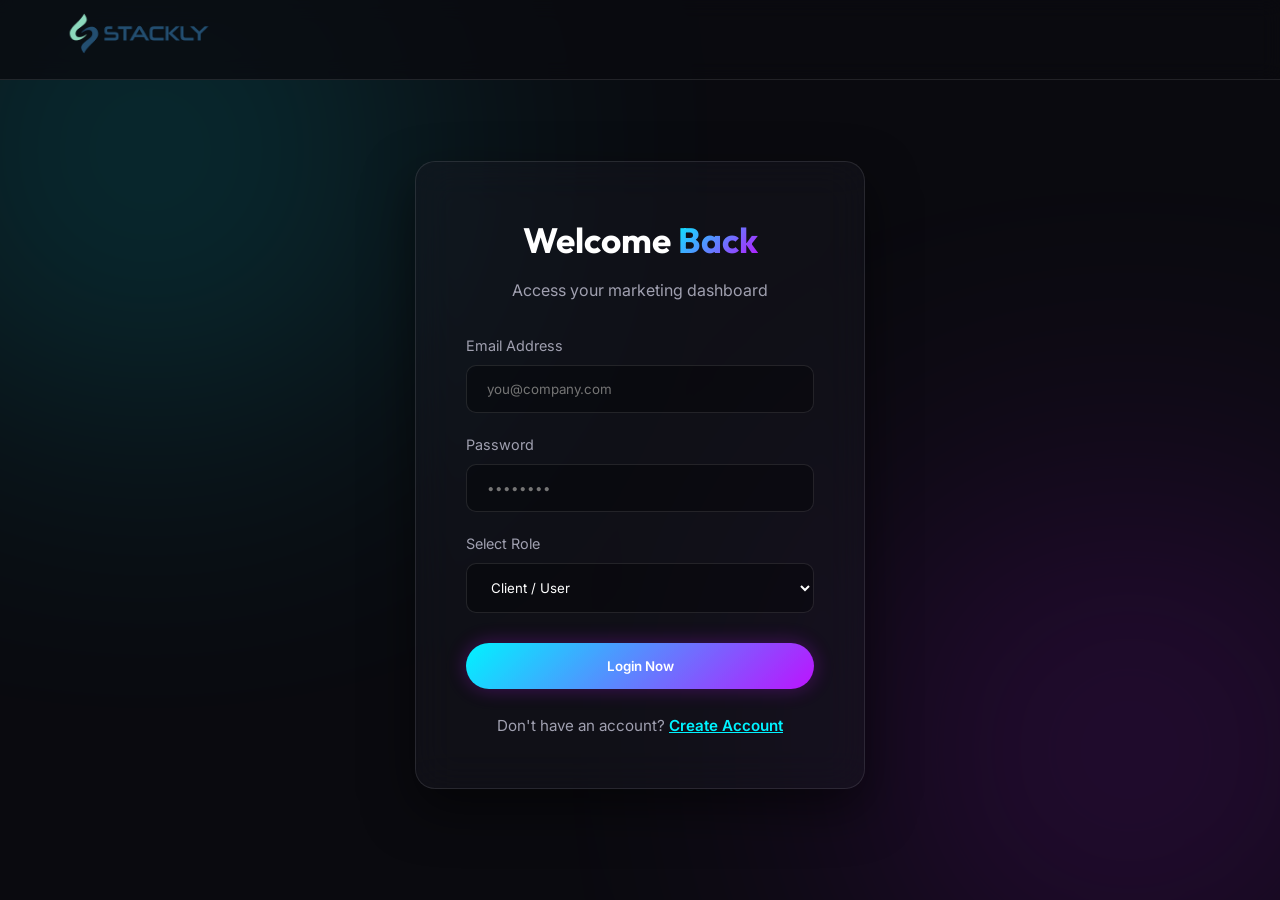
<file: login.html>
<!DOCTYPE html>
<html lang="en">
<head>
    <meta charset="UTF-8">
    <meta name="viewport" content="width=device-width, initial-scale=1.0">
    <title>Login | NexGen Digital</title>
    <link href="https://fonts.googleapis.com/css2?family=Outfit:wght@400;700;800&family=Inter:wght@400;500;600&display=swap" rel="stylesheet">
    <link rel="stylesheet" href="login.css">
</head>
<body>
    <div id="global-loader"><div class="spinner"></div></div>

    <header>
        <a href="index.html" class="logo">
          <img src="assets/images/stack logo.png" alt="ss">
        </a>
    </header>

    <main class="auth-wrapper">
        <div class="auth-card animate-on-scroll" style="opacity: 1; transform: translateY(0);">
            <h2>Welcome <span class="text-gradient">Back</span></h2>
            <p>Access your marketing dashboard</p>

            <form id="login-form" class="auth-form">
                <div class="input-group">
                    <label for="email">Email Address</label>
                    <input type="email" id="email" placeholder="you@company.com">
                    <div class="error-text" id="login-email-error">Please enter a valid email</div>
                </div>
                <div class="input-group">
                    <label for="password">Password</label>
                    <input type="password" id="password" placeholder="••••••••">
                    <div class="error-text" id="login-pwd-error">Please enter your password</div>
                </div>
                <div class="input-group">
                    <label for="role">Select Role</label>
                    <select id="role">
                        <option value="User">Client / User</option>
                        <option value="Admin">Admin</option>
                    </select>
                </div>
                <button type="submit" class="btn btn-primary">Login Now</button>
            </form>

            <div class="auth-switch">
                Don't have an account? <a href="signup.html">Create Account</a>
            </div>
        </div>
    </main>

    <script src="script.js"></script>
    <script>
        // the global script.js handles the submit event routing, but we will add strict validation here first.
        const loginForm = document.getElementById('login-form');
        if(loginForm) {
            loginForm.addEventListener('submit', (e) => {
                e.preventDefault(); 
                // Note: script.js also attaches an event listener. To prevent conflict, we handle validation first.
                // Wait, script.js routes directly if inputs aren't empty. Let's override it or just do basic validation.
                const email = document.getElementById('email').value;
                const pwd = document.getElementById('password').value;
                
                let isValid = true;
                if(!email.includes('@')) {
                    document.getElementById('login-email-error').style.display = 'block';
                    isValid = false;
                } else {
                    document.getElementById('login-email-error').style.display = 'none';
                }

                if(!pwd) {
                    document.getElementById('login-pwd-error').style.display = 'block';
                    isValid = false;
                } else {
                    document.getElementById('login-pwd-error').style.display = 'none';
                }

                // If valid, script.js handles redirect gracefully, but to be safe we can force it:
                if(isValid) {
                    const role = document.getElementById('role').value;
                    localStorage.setItem('currentUserRole', role);
                    // SPA navigation handled by script.js but we can trigger it directly
                    window.location.href = 'dashboard.html';
                }
            });
        }
    </script>
</body>
</html>
</file>
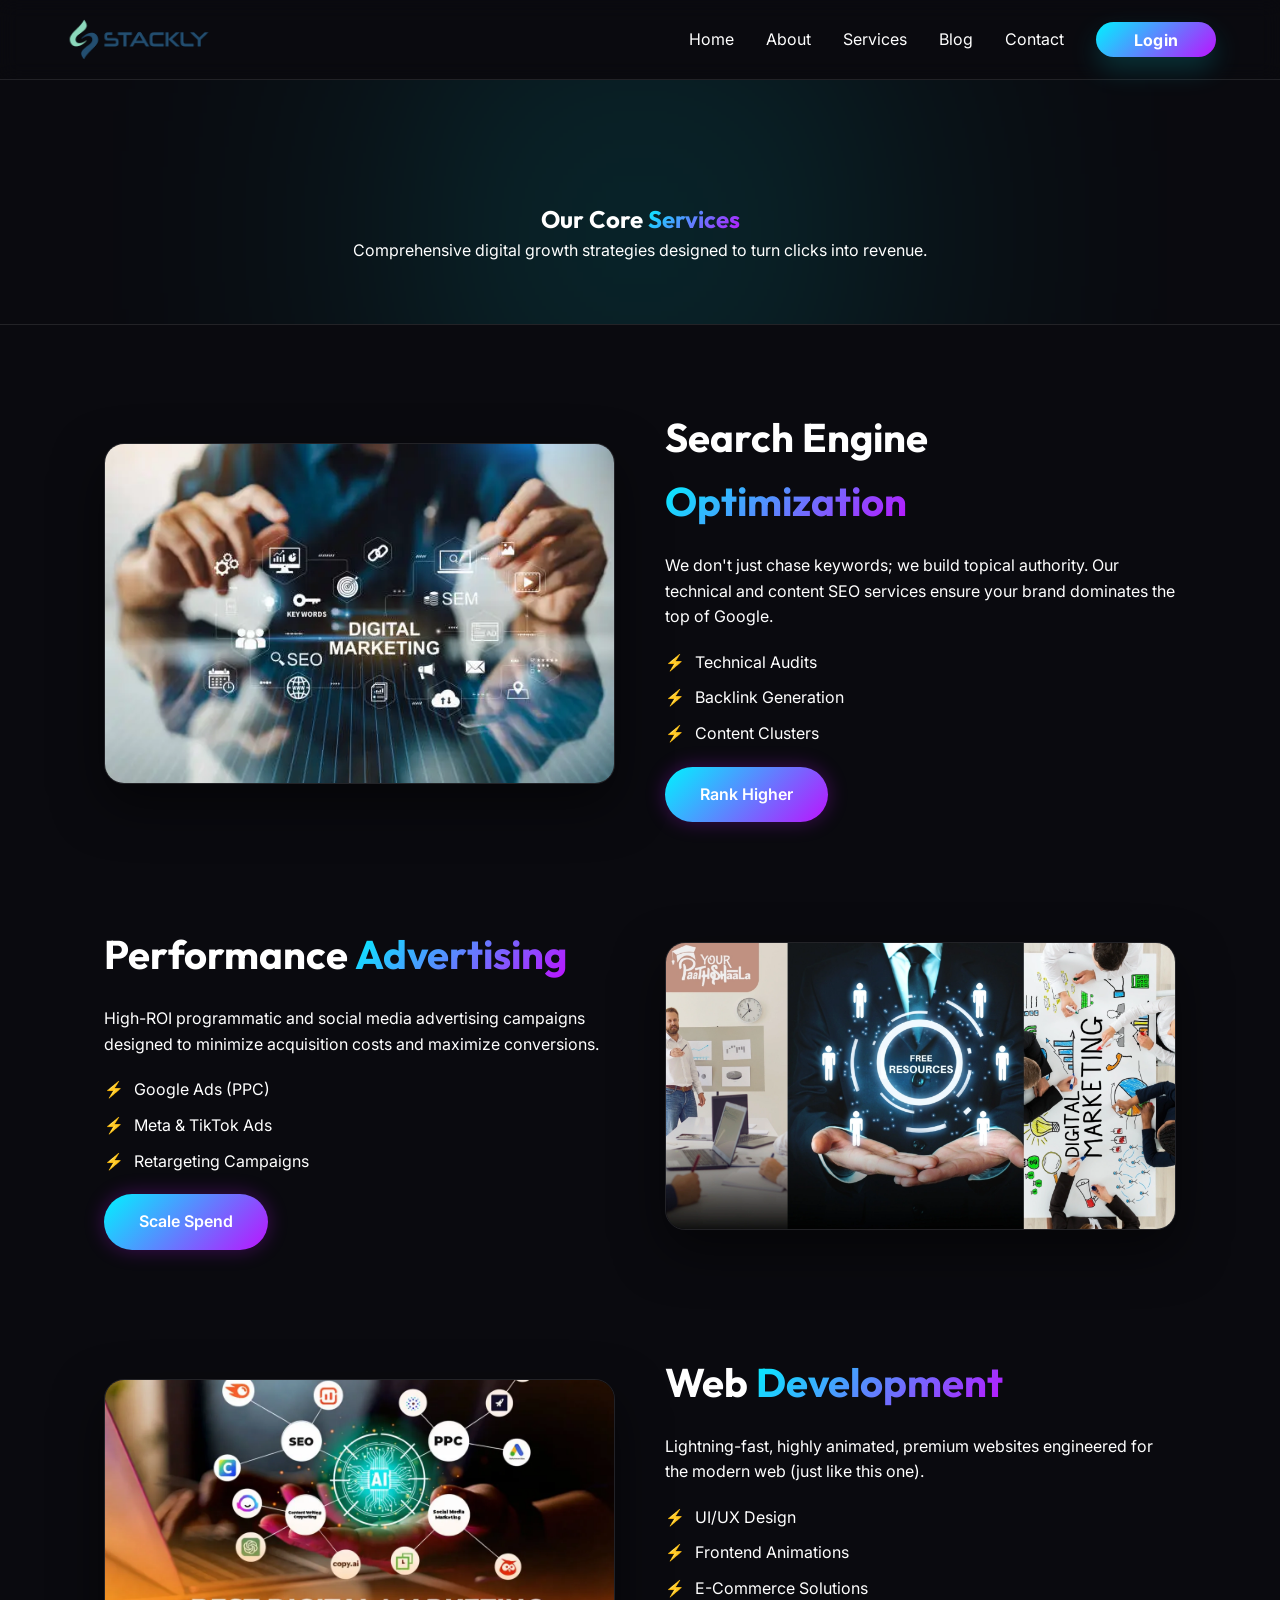
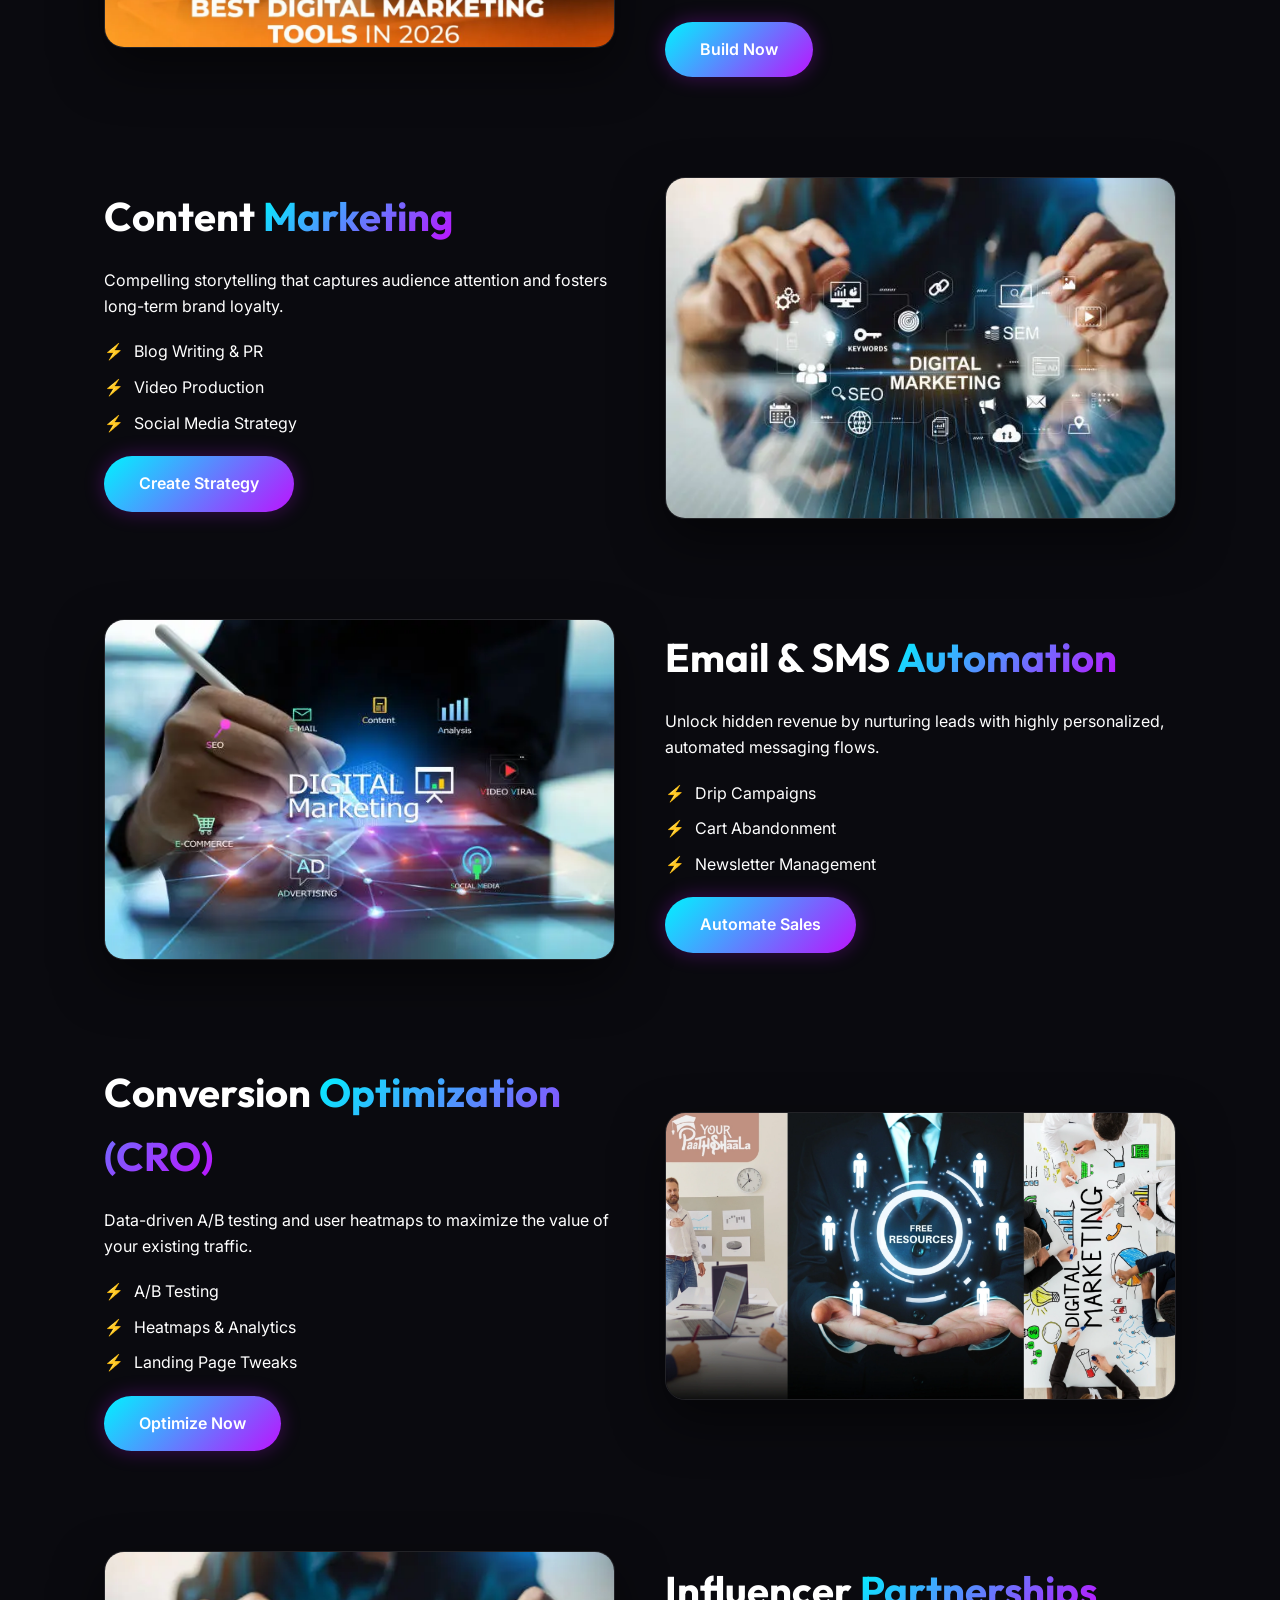
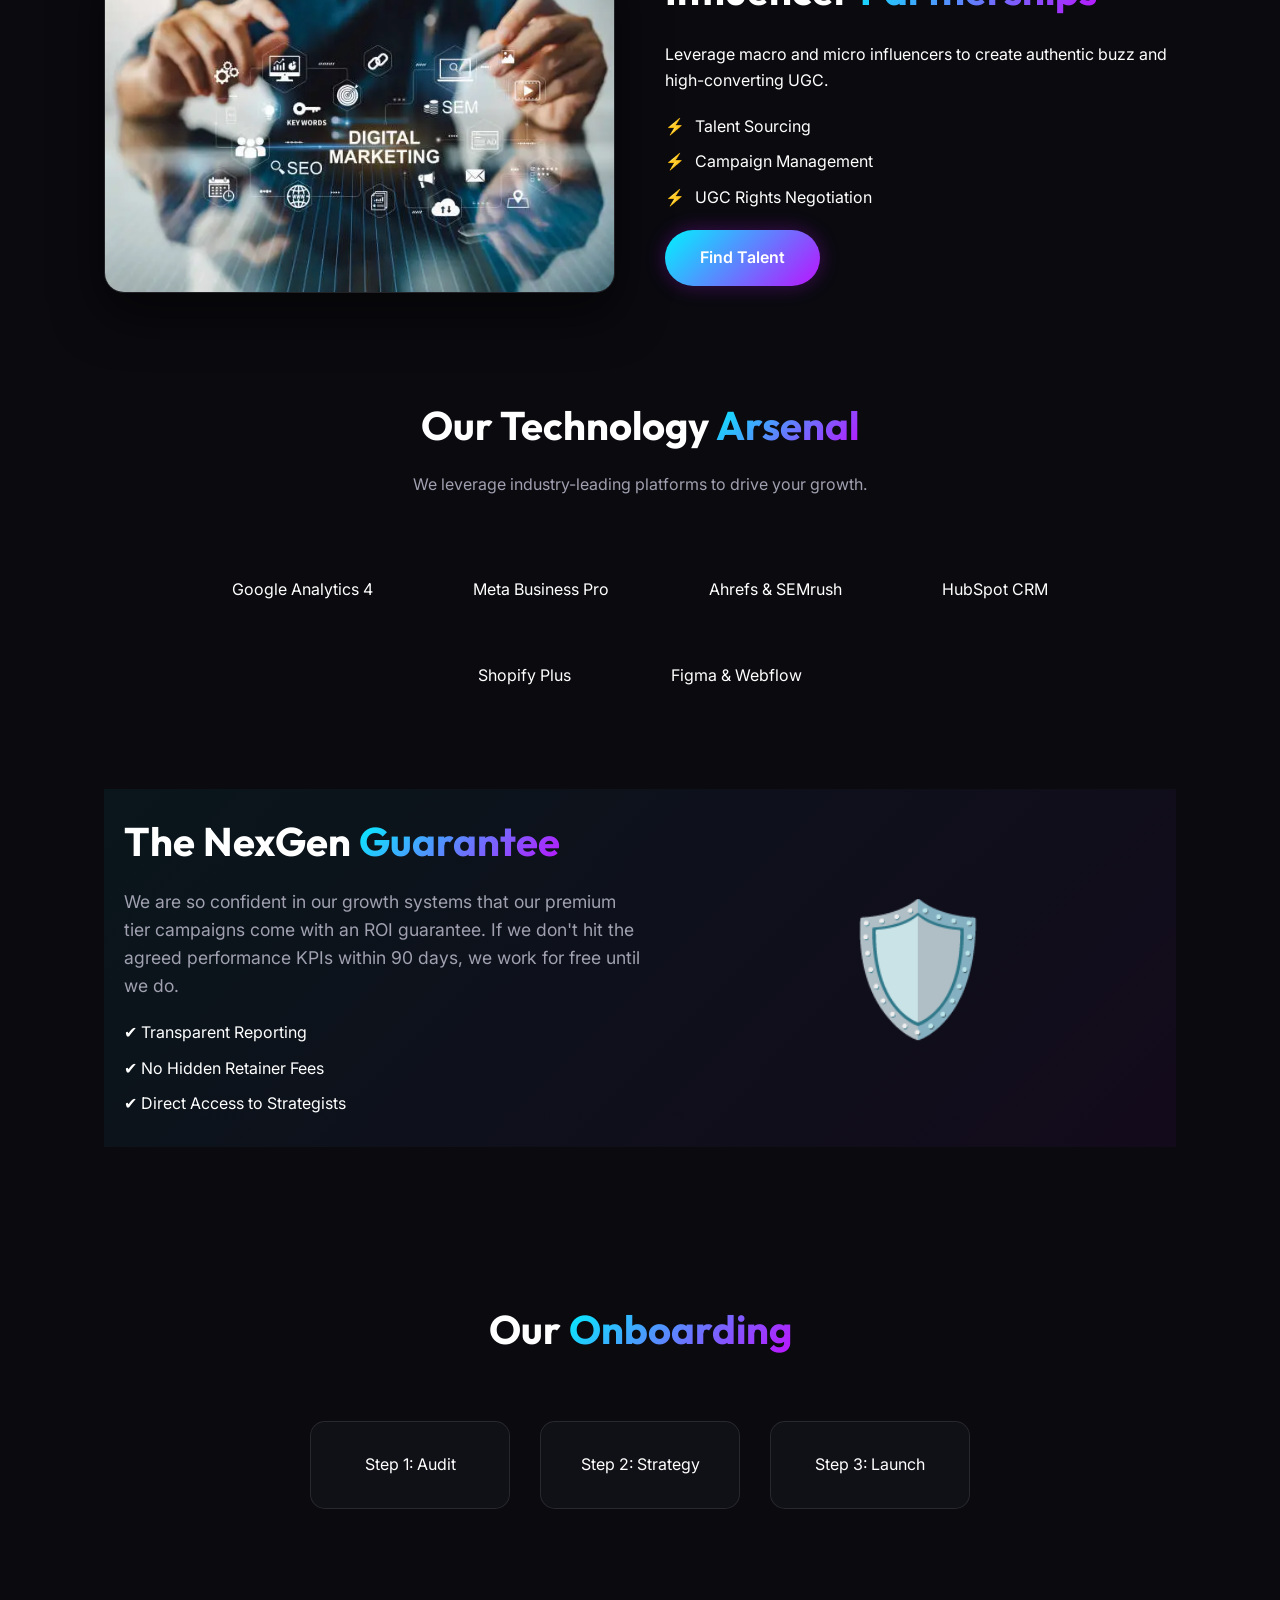
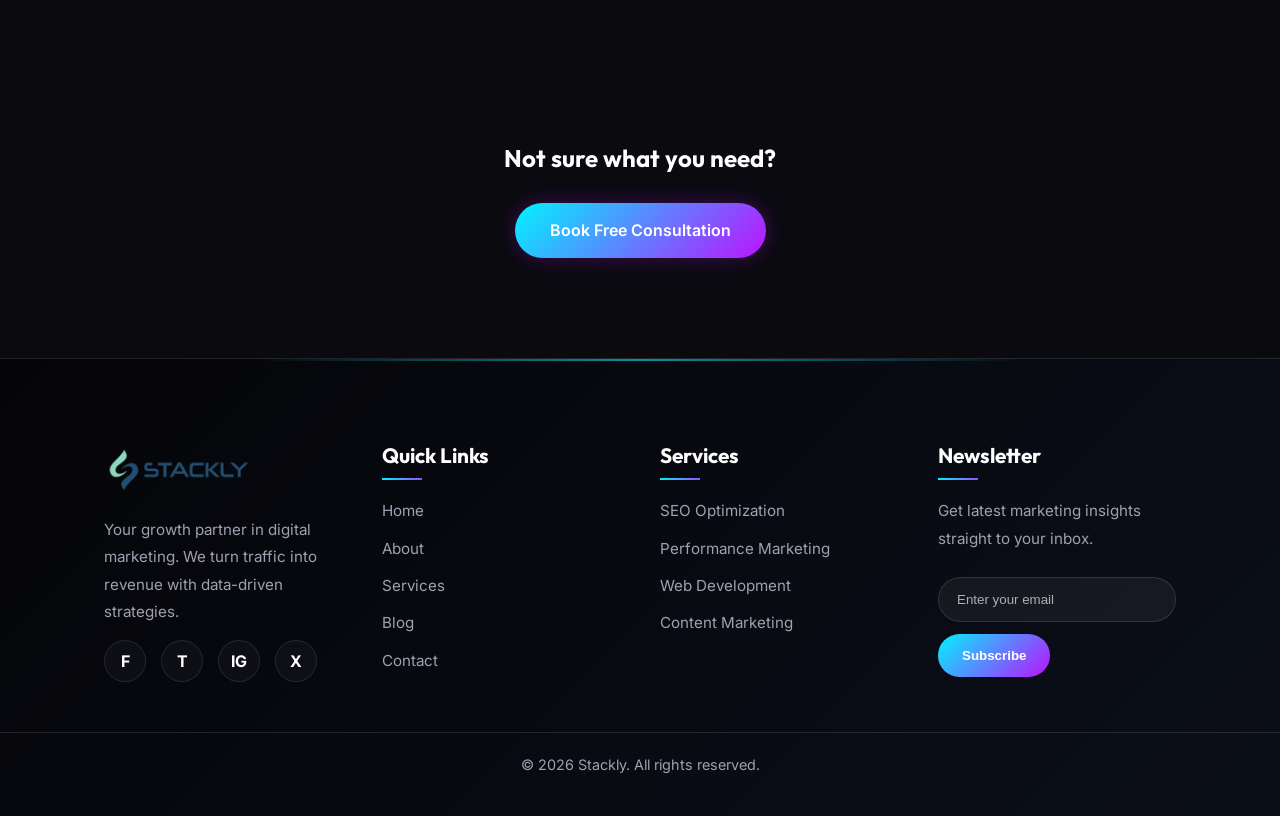
<file: services.html>
<!DOCTYPE html>
<html lang="en">
<head>
    <meta charset="UTF-8">
    <meta name="viewport" content="width=device-width, initial-scale=1.0">
    <title>Services | NexGen Digital</title>
    <link href="https://fonts.googleapis.com/css2?family=Outfit:wght@400;700;800&family=Inter:wght@400;500;600&display=swap" rel="stylesheet">
    <link rel="stylesheet" href="services.css">
</head>
<body>
    <div id="global-loader"><div class="spinner"></div></div>

    <header>
        <a href="index.html" class="logo">
          <img src="assets/images/stack logo.png" alt="ss">
        </a>
        <nav class="nav-links">
            <a href="index.html">Home</a>
            <a href="about.html">About</a>
            <a href="services.html">Services</a>
            <a href="blog.html">Blog</a>
            <a href="contact.html">Contact</a>
            <a href="login.html" class="nav-cta">Login</a>
        </nav>
        <div class="hamburger">
            <span></span><span></span><span></span>
        </div>
    </header>

    <main>
        <!-- 1. Header -->
        <section class="page-header animate-on-scroll">
            <div class="container">
                <h1>Our Core <span class="text-gradient">Services</span></h1>
                <p>Comprehensive digital growth strategies designed to turn clicks into revenue.</p>
            </div>
        </section>

        <!-- 2. SEO -->
        <section class="services-detail container">
            <div class="service-block animate-on-scroll">
                <div class="service-image"><img src="assets/images/one.webp" alt="SEO"></div>
                <div class="service-content">
                    <h3>Search Engine <span class="text-gradient">Optimization</span></h3>
                    <p>We don't just chase keywords; we build topical authority. Our technical and content SEO services ensure your brand dominates the top of Google.</p>
                    <ul>
                        <li>Technical Audits</li>
                        <li>Backlink Generation</li>
                        <li>Content Clusters</li>
                    </ul>
                    <a href="contact.html" class="btn btn-primary">Rank Higher</a>
                </div>
            </div>

            <!-- 3. Performance Ads -->
            <div class="service-block animate-on-scroll">
                <div class="service-image"><img src="assets/images/twoo.webp" alt="Ads"></div>
                <div class="service-content">
                    <h3>Performance <span class="text-gradient">Advertising</span></h3>
                    <p>High-ROI programmatic and social media advertising campaigns designed to minimize acquisition costs and maximize conversions.</p>
                    <ul>
                        <li>Google Ads (PPC)</li>
                        <li>Meta & TikTok Ads</li>
                        <li>Retargeting Campaigns</li>
                    </ul>
                    <a href="contact.html" class="btn btn-primary">Scale Spend</a>
                </div>
            </div>

            <!-- 4. Web Dev -->
            <div class="service-block animate-on-scroll">
                <div class="service-image"><img src="assets/images/four.webp" alt="Web Dev"></div>
                <div class="service-content">
                    <h3>Web <span class="text-gradient">Development</span></h3>
                    <p>Lightning-fast, highly animated, premium websites engineered for the modern web (just like this one).</p>
                    <ul>
                        <li>UI/UX Design</li>
                        <li>Frontend Animations</li>
                        <li>E-Commerce Solutions</li>
                    </ul>
                    <a href="contact.html" class="btn btn-primary">Build Now</a>
                </div>
            </div>

            <!-- 5. Content Marketing -->
            <div class="service-block animate-on-scroll">
                <div class="service-image"><img src="assets/images/one.webp" alt="Content"></div>
                <div class="service-content">
                    <h3>Content <span class="text-gradient">Marketing</span></h3>
                    <p>Compelling storytelling that captures audience attention and fosters long-term brand loyalty.</p>
                    <ul>
                        <li>Blog Writing & PR</li>
                        <li>Video Production</li>
                        <li>Social Media Strategy</li>
                    </ul>
                    <a href="contact.html" class="btn btn-primary">Create Strategy</a>
                </div>
            </div>
            
            <!-- 6. Email Marketing -->
            <div class="service-block animate-on-scroll">
                <div class="service-image"><img src="assets/images/hero  11.webp" alt="Email"></div>
                <div class="service-content">
                    <h3>Email & SMS <span class="text-gradient">Automation</span></h3>
                    <p>Unlock hidden revenue by nurturing leads with highly personalized, automated messaging flows.</p>
                    <ul>
                        <li>Drip Campaigns</li>
                        <li>Cart Abandonment</li>
                        <li>Newsletter Management</li>
                    </ul>
                    <a href="contact.html" class="btn btn-primary">Automate Sales</a>
                </div>
            </div>

            <!-- 7. Conversion Rate Op -->
            <div class="service-block animate-on-scroll">
                <div class="service-image"><img src="assets/images/twoo.webp" alt="CRO"></div>
                <div class="service-content">
                    <h3>Conversion <span class="text-gradient">Optimization (CRO)</span></h3>
                    <p>Data-driven A/B testing and user heatmaps to maximize the value of your existing traffic.</p>
                    <ul>
                        <li>A/B Testing</li>
                        <li>Heatmaps & Analytics</li>
                        <li>Landing Page Tweaks</li>
                    </ul>
                    <a href="contact.html" class="btn btn-primary">Optimize Now</a>
                </div>
            </div>
            
            <!-- 8. Influencer Marketing -->
            <div class="service-block animate-on-scroll">
                <div class="service-image"><img src="assets/images/one.webp" alt="Influencer"></div>
                <div class="service-content">
                    <h3>Influencer <span class="text-gradient">Partnerships</span></h3>
                    <p>Leverage macro and micro influencers to create authentic buzz and high-converting UGC.</p>
                    <ul>
                        <li>Talent Sourcing</li>
                        <li>Campaign Management</li>
                        <li>UGC Rights Negotiation</li>
                    </ul>
                    <a href="contact.html" class="btn btn-primary">Find Talent</a>
                </div>
            </div>
        </section>

        <!-- 9. Technology Stack -->
        <section class="tech-stack container animate-on-scroll" style="margin: 80px auto;">
            <div class="section-head">
                <h2>Our Technology <span class="text-gradient">Arsenal</span></h2>
                <p>We leverage industry-leading platforms to drive your growth.</p>
            </div>
            <div style="display: flex; flex-wrap: wrap; justify-content: center; gap: 20px;">
                <div class="glass-card" style="padding: 20px 40px; border-radius: 30px; border-color: var(--neon-blue);">Google Analytics 4</div>
                <div class="glass-card" style="padding: 20px 40px; border-radius: 30px; border-color: var(--neon-purple);">Meta Business Pro</div>
                <div class="glass-card" style="padding: 20px 40px; border-radius: 30px; border-color: var(--neon-blue);">Ahrefs & SEMrush</div>
                <div class="glass-card" style="padding: 20px 40px; border-radius: 30px; border-color: var(--neon-purple);">HubSpot CRM</div>
                <div class="glass-card" style="padding: 20px 40px; border-radius: 30px; border-color: var(--neon-blue);">Shopify Plus</div>
                <div class="glass-card" style="padding: 20px 40px; border-radius: 30px; border-color: var(--neon-purple);">Figma & Webflow</div>
            </div>
        </section>

        <!-- 10. Service Guarantee -->
        <section class="guarantee container animate-on-scroll" style="margin-bottom: 100px;">
            <div class="glass-card" style="display: flex; flex-wrap: wrap; align-items: center; justify-content: space-between; border-color: var(--neon-blue); background: linear-gradient(135deg, rgba(0,243,255,0.05), rgba(188,19,254,0.05));">
                <div style="flex: 1; min-width: 300px; padding: 20px;">
                    <h2 style="font-size: 2.5rem; margin-bottom: 15px;">The NexGen <span class="text-gradient">Guarantee</span></h2>
                    <p style="color: var(--text-muted); font-size: 1.1rem; margin-bottom: 20px;">We are so confident in our growth systems that our premium tier campaigns come with an ROI guarantee. If we don't hit the agreed performance KPIs within 90 days, we work for free until we do.</p>
                    <ul style="list-style: none;">
                        <li style="margin-bottom: 10px;">✔ Transparent Reporting</li>
                        <li style="margin-bottom: 10px;">✔ No Hidden Retainer Fees</li>
                        <li style="margin-bottom: 10px;">✔ Direct Access to Strategists</li>
                    </ul>
                </div>
                <div style="flex: 1; display: flex; justify-content: center; font-size: 8rem; color: var(--neon-blue); min-width: 300px;">
                    🛡️
                </div>
            </div>
        </section>

        <!-- 11. Process -->
        <section class="container animate-on-scroll" style="text-align:center; padding:50px 0;">
            <div class="section-head">
                <h2>Our <span class="text-gradient">Onboarding</span></h2>
            </div>
            <div style="display:flex; justify-content:center; gap:30px; flex-wrap:wrap;">
                <div style="background:var(--glass-bg); padding:30px; border-radius:15px; width:200px; border:1px solid var(--glass-border);">Step 1: Audit</div>
                <div style="background:var(--glass-bg); padding:30px; border-radius:15px; width:200px; border:1px solid var(--glass-border);">Step 2: Strategy</div>
                <div style="background:var(--glass-bg); padding:30px; border-radius:15px; width:200px; border:1px solid var(--glass-border);">Step 3: Launch</div>
            </div>
        </section>

        <!-- 10. CTA -->
        <section class="container animate-on-scroll" style="text-align:center; padding:100px 0;">
            <h2>Not sure what you need?</h2>
            <br>
            <a href="contact.html" class="btn btn-primary">Book Free Consultation</a>
        </section>

    </main>

   <footer class="footer">
    <div class="container footer-container">

        <!-- Logo + About -->
        <div class="footer-col">
         <a href="index.html" class="logo">
          <img src="assets/images/stack logo.png" alt="ss">
        </a>
            <p>Your growth partner in digital marketing. We turn traffic into revenue with data-driven strategies.</p>
            <div class="social-links">
                <a href="404.html" aria-label="Facebook"><span>F</span></a>
                <a href="404.html" aria-label="Twitter"><span>T</span></a>
                <a href="404.html" aria-label="LinkedIn"><span>IG</span></a>
                <a href="404.html" aria-label="Instagram"><span>X</span></a>
            </div>
        </div>

        <!-- Quick Links -->
        <div class="footer-col">
            <h3>Quick Links</h3>
            <ul>
                <li><a href="index.html">Home</a></li>
                <li><a href="about.html">About</a></li>
                <li><a href="services.html">Services</a></li>
                <li><a href="blog.html">Blog</a></li>
                <li><a href="contact.html">Contact</a></li>
            </ul>
        </div>

        <!-- Services -->
        <div class="footer-col">
            <h3>Services</h3>
            <ul>
                <li>SEO Optimization</li>
                <li>Performance Marketing</li>
                <li>Web Development</li>
                <li>Content Marketing</li>
            </ul>
        </div>

        <!-- Newsletter -->
        <div class="footer-col">
            <h3>Newsletter</h3>
            <p>Get latest marketing insights straight to your inbox.</p>
            <form class="newsletter-form">
                <input type="email" placeholder="Enter your email">
                <button type="submit">Subscribe</button>
            </form>
        </div>

    </div>

    <!-- Bottom -->
    <div class="footer-bottom">
        <p>© 2026 Stackly. All rights reserved.</p>
    </div>
</footer>

    <script src="script.js"></script>
</body>
</html>
</file>
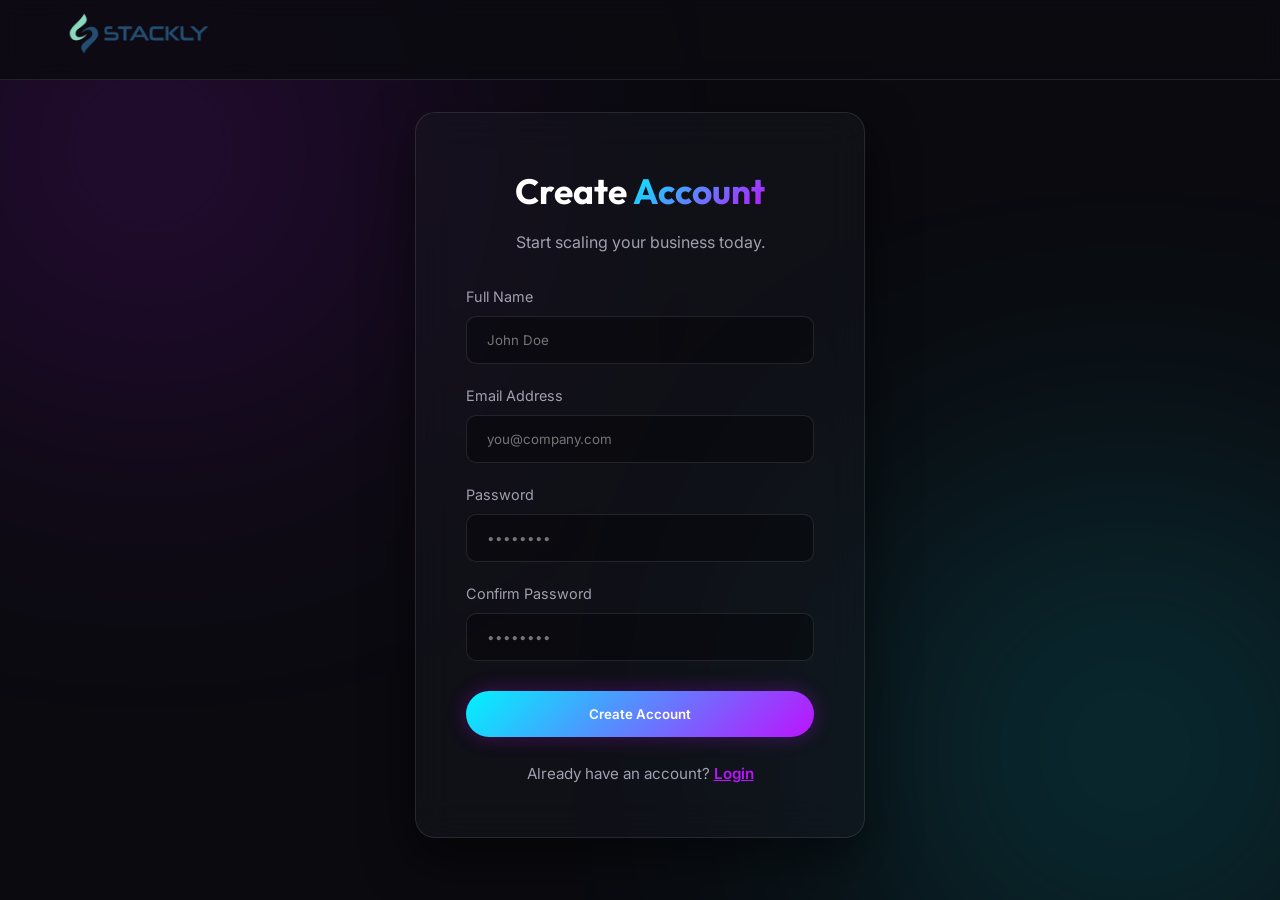
<file: signup.html>
<!DOCTYPE html>
<html lang="en">
<head>
    <meta charset="UTF-8">
    <meta name="viewport" content="width=device-width, initial-scale=1.0">
    <title>Signup | NexGen Digital</title>
    <link href="https://fonts.googleapis.com/css2?family=Outfit:wght@400;700;800&family=Inter:wght@400;500;600&display=swap" rel="stylesheet">
    <link rel="stylesheet" href="signup.css">
</head>
<body>
    <div id="global-loader"><div class="spinner"></div></div>

    <header>
        <a href="index.html" class="logo">
          <img src="assets/images/stack logo.png" alt="ss"></a>
    </header>

    <main class="auth-wrapper">
        <div class="auth-card animate-on-scroll" style="opacity: 1; transform: translateY(0);">
            <h2>Create <span class="text-gradient">Account</span></h2>
            <p>Start scaling your business today.</p>

            <form id="signup-form" class="auth-form">
                <div class="input-group">
                    <label for="name">Full Name</label>
                    <input type="text" id="name" placeholder="John Doe">
                    <div class="error-text" id="signup-name-error">Please enter your name</div>
                </div>
                <div class="input-group">
                    <label for="email">Email Address</label>
                    <input type="email" id="email" placeholder="you@company.com">
                    <div class="error-text" id="signup-email-error">Please enter a valid email</div>
                </div>
                <div class="input-group">
                    <label for="password">Password</label>
                    <input type="password" id="password" placeholder="••••••••">
                    <div class="error-text" id="signup-pwd-error">Minimum 6 characters required</div>
                </div>
                <div class="input-group">
                    <label for="confirm-password">Confirm Password</label>
                    <input type="password" id="confirm-password" placeholder="••••••••">
                    <div class="error-text" id="signup-cpwd-error">Passwords do not match</div>
                </div>
                
                <button type="submit" class="btn btn-primary">Create Account</button>
            </form>

            <div class="auth-switch">
                Already have an account? <a href="login.html">Login</a>
            </div>
        </div>
    </main>

    <script src="script.js"></script>
    <script>
        const signupForm = document.getElementById('signup-form');
        if(signupForm) {
            signupForm.addEventListener('submit', (e) => {
                e.preventDefault();
                
                const name = document.getElementById('name').value;
                const email = document.getElementById('email').value;
                const pwd = document.getElementById('password').value;
                const cpwd = document.getElementById('confirm-password').value;
                
                let isValid = true;
                
                if(!name.trim()) {
                    document.getElementById('signup-name-error').style.display = 'block';
                    isValid = false;
                } else { document.getElementById('signup-name-error').style.display = 'none'; }
                
                if(!email.includes('@')) {
                    document.getElementById('signup-email-error').style.display = 'block';
                    isValid = false;
                } else { document.getElementById('signup-email-error').style.display = 'none'; }

                if(pwd.length < 6) {
                    document.getElementById('signup-pwd-error').style.display = 'block';
                    isValid = false;
                } else { document.getElementById('signup-pwd-error').style.display = 'none'; }

                if(pwd !== cpwd || !cpwd) {
                    document.getElementById('signup-cpwd-error').style.display = 'block';
                    isValid = false;
                } else { document.getElementById('signup-cpwd-error').style.display = 'none'; }

                if(isValid) {
                    // Default to User role on signup
                    localStorage.setItem('currentUserRole', 'User');
                    window.location.href = 'dashboard.html';
                }
            });
        }
    </script>
</body>
</html>
</file>
<file: about.css>
/* RESET & VARIABLES */
:root {
    --bg-dark: #0a0a0f;
    --text-main: #ffffff;
    --text-muted: #a0a0b0;
    --neon-blue: #00f3ff;
    --neon-purple: #bc13fe;
    --gradient-primary: linear-gradient(135deg, var(--neon-blue), var(--neon-purple));
    --glass-bg: rgba(25, 25, 35, 0.4);
    --glass-border: rgba(255, 255, 255, 0.1);
    --nav-height: 80px;
    --font-heading: 'Outfit', sans-serif;
    --font-body: 'Inter', sans-serif;
}

* { margin: 0; padding: 0; box-sizing: border-box; }
body { font-family: var(--font-body); background-color: var(--bg-dark); color: var(--text-main); overflow-x: hidden; line-height: 1.6; }
h1, h2, h3, h4 { font-family: var(--font-heading); font-weight: 700; }
a { text-decoration: none; color: var(--text-main); }
ul { list-style: none; }
img { max-width: 100%; display: block; }

.text-gradient { background: var(--gradient-primary); -webkit-background-clip: text; -webkit-text-fill-color: transparent; }

/* GLOBAL LOADER */
#global-loader { position: fixed; top: 0; left: 0; width: 100%; height: 100vh; background: var(--bg-dark); z-index: 9999; display: flex; justify-content: center; align-items: center; transition: transform 0.8s cubic-bezier(0.77, 0, 0.175, 1); }
#global-loader.hide-loader { transform: translateY(-100%); }
.spinner { width: 50px; height: 50px; border: 3px solid var(--glass-border); border-top-color: var(--neon-blue); border-radius: 50%; animation: spin 1s infinite linear; }
@keyframes spin { to { transform: rotate(360deg); } }

/* NAVBAR */
header { position: fixed; top: 0; width: 100%; height: var(--nav-height); background: rgba(10, 10, 15, 0.8); backdrop-filter: blur(10px); z-index: 1000; border-bottom: 1px solid var(--glass-border); display: flex; align-items: center; justify-content: space-between; padding: 0 5%; }
.logo { font-size: 1.8rem; font-weight: 800; font-family: var(--font-heading); letter-spacing: 1px; }
.logo img { width: 150px; }
.nav-links { display: flex; gap: 2rem; }
.nav-links a { font-size: 1rem; position: relative; padding: 5px 0; transition: color 0.3s ease; }
.nav-links a::after { content: ''; position: absolute; bottom: 0; left: 0; width: 0; height: 2px; background: var(--gradient-primary); transition: width 0.3s ease; }
.nav-links a:hover { color: var(--neon-blue); }
.nav-links a:hover::after { width: 100%; }
.nav-cta { display: inline-flex; align-items: center; justify-content: center; min-width: 120px; line-height: 1; background: linear-gradient(135deg, var(--neon-blue), var(--neon-purple)); color: #fff; padding: 12px 24px; border-radius: 999px; font-weight: 700; letter-spacing: 0.02em; box-shadow: 0 12px 28px rgba(0, 243, 255, 0.18); transition: transform 0.3s ease, box-shadow 0.3s ease, opacity 0.3s ease; }
.nav-cta:hover { transform: translateY(-2px); box-shadow: 0 18px 30px rgba(0, 243, 255, 0.28); opacity: 0.95; color: #fff; }
.hamburger { display: none; flex-direction: column; gap: 5px; cursor: pointer; }
.hamburger span { width: 25px; height: 3px; background: var(--text-main); transition: 0.3s ease; }

/* LAYOUT CONTAINER */
main { margin-top: var(--nav-height); }
.container { max-width: 1200px; margin: 0 auto; padding: 0 5%; }
section { padding: 100px 0; }
.section-head { text-align: center; margin-bottom: 60px; }
.section-head h2 { font-size: 2.5rem; margin-bottom: 15px; }
.section-head p { color: var(--text-muted); max-width: 600px; margin: 0 auto; }

/* ANIMATIONS */
.animate-on-scroll { opacity: 0; transform: translateY(30px); transition: all 0.8s cubic-bezier(0.5, 0, 0, 1); }
.animate-on-scroll.scrolled { opacity: 1; transform: translateY(0); }

/* BUTTONS */
.btn { display: inline-block; padding: 15px 35px; border-radius: 30px; font-weight: 600; font-family: var(--font-body); cursor: pointer; transition: all 0.3s ease; border: none; outline: none; }
.btn-primary { background: var(--gradient-primary); color: #fff; box-shadow: 0 0 20px rgba(188, 19, 254, 0.3); }
.btn-primary:hover { box-shadow: 0 0 30px rgba(0, 243, 255, 0.5); transform: scale(1.05); }
.btn-outline { background: transparent; border: 2px solid var(--neon-blue); color: var(--neon-blue); }
.btn-outline:hover { background: var(--neon-blue); color: #000; }

/* GLASS CARD */
.glass-card { background: var(--glass-bg); border: 1px solid var(--glass-border); backdrop-filter: blur(16px); border-radius: 20px; padding: 40px; transition: transform 0.4s ease, border-color 0.4s ease; }
.glass-card:hover { transform: translateY(-10px); border-color: var(--neon-purple); }

/* ABOUT SPECIFIC */
.page-header { text-align: center; padding: 120px 0 60px; position: relative; overflow: hidden; border-bottom: 1px solid var(--glass-border); }
.page-header::after { content: ''; position: absolute; width: 300px; height: 300px; background: var(--neon-purple); filter: blur(100px); opacity: 0.3; top: 0; left: 50%; transform: translateX(-50%); z-index: -1; }
.page-header h1 { font-size: 4rem; margin-bottom: 15px; }

.story-grid { display: grid; grid-template-columns: 1fr 1fr; gap: 50px; align-items: center; }
.story-image img { border-radius: 20px; border: 1px solid var(--glass-border); }

/* TIMELINE */
.timeline { position: relative; max-width: 800px; margin: 0 auto; }
.timeline::after { content: ''; position: absolute; width: 4px; background: var(--glass-border); top: 0; bottom: 0; left: 50%; margin-left: -2px; }
.timeline-item { padding: 10px 40px; position: relative; width: 50%; }
.timeline-item::after { content: ''; position: absolute; width: 20px; height: 20px; right: -10px; background: var(--neon-blue); border: 4px solid var(--bg-dark); top: 15px; border-radius: 50%; z-index: 1; }
.left { left: 0; }
.right { left: 50%; }
.right::after { left: -10px; }
.timeline-content { padding: 20px 30px; background: var(--glass-bg); border-radius: 10px; border: 1px solid var(--glass-border); }
.timeline-content h3 { color: var(--neon-purple); }

/* TEAM */
.team-grid { display: grid; grid-template-columns: repeat(auto-fit, minmax(280px, 1fr)); gap: 30px; }
.team-member { text-align: center; background: var(--glass-bg); border-radius: 20px; border: 1px solid var(--glass-border); padding: 30px; }
.team-member img { width: 120px; height: 120px; border-radius: 50%; margin: 0 auto 20px; border: 3px solid var(--neon-blue); }

/* FOOTER */
footer { background: #050508; padding: 80px 0 20px; border-top: 1px solid var(--glass-border); }
.footer-grid { display: grid; grid-template-columns: repeat(auto-fit, minmax(250px, 1fr)); gap: 40px; margin-bottom: 50px; }
.footer-col h3 { margin-bottom: 25px; font-size: 1.3rem; }
.footer-col ul li { margin-bottom: 15px; }
.footer-col ul li a { color: var(--text-muted); transition: color 0.3s; }
.footer-col ul li a:hover { color: var(--neon-purple); }
.social-links { display: flex; gap: 15px; margin-top: 20px; }
.social-links span { width: 40px; height: 40px; border-radius: 50%; background: var(--glass-bg); display: flex; align-items: center; justify-content: center; border: 1px solid var(--glass-border); cursor: pointer; transition: all 0.3s; }
.social-links span:hover { background: var(--gradient-primary); border-color: transparent; }
.footer-bottom { text-align: center; padding-top: 20px; border-top: 1px solid var(--glass-border); color: var(--text-muted); }

/* MOBILE QUERIES */
@media (max-width: 768px) {
    .nav-links { position: fixed; right: -100%; top: var(--nav-height); flex-direction: column; background: rgba(10, 10, 15, 0.95); width: 100%; height: calc(100vh - var(--nav-height)); padding: 50px; transition: right 0.4s ease; }
    .nav-links.active { right: 0; }
    .hamburger { display: flex; }
    .story-grid { grid-template-columns: 1fr; }
    .timeline::after { left: 31px; }
    .timeline-item { width: 100%; padding-left: 70px; padding-right: 25px; }
    .timeline-item::before { left: 60px; border: medium solid white; border-width: 10px 10px 10px 0; border-color: transparent white transparent transparent; }
    .left::after, .right::after { left: 21px; }
    .right { left: 0%; }
}

/* Universal Mobile Fixes & Overflow Protections */
body {
    overflow-x: hidden;
    width: 100%;
}
#global-loader {
    width: 100% !important;
}

@media (max-width: 768px) {
    .container {
        padding: 0 20px !important;
    }
    h1 { font-size: 2.8rem !important; }
    h2 { font-size: 2.3rem !important; }
    .hero-content h1 { font-size: 2.8rem !important; }
    section { padding: 60px 0 !important; }
    .page-header { padding: 100px 0 40px !important; }
    
    .nav-links {
        width: 100% !important;
        right: -100% !important;
    }
    .nav-links.active {
        right: 0 !important;
    }
    
    .pricing-grid, .team-grid, .blog-grid, .project-grid, .stats-grid, .hero-grid {
        grid-template-columns: 1fr !important;
        gap: 20px !important;
    }
    .contact-grid {
        grid-template-columns: 1fr !important;
    }
    .story-grid {
        grid-template-columns: 1fr !important;
    }
    .service-block {
        grid-template-columns: 1fr !important;
    }

    .auth-card {
        padding: 30px 20px !important;
        max-width: 90% !important;
    }

    .glass-card {
        padding: 25px !important;
    }

    .footer-grid {
        grid-template-columns: 1fr !important;
        text-align: center;
    }
    .social-links {
        justify-content: center;
    }
}

@media (max-width: 480px) {
    h1 { font-size: 2.2rem !important; }
    h2 { font-size: 1.8rem !important; }
    .hero-content h1 { font-size: 2.2rem !important; }
    p { font-size: 0.95rem !important; }
    
    .timeline::after { left: 20px !important; }
    .timeline-item { width: 100% !important; padding-left: 50px !important; padding-right: 10px !important; }
    .timeline-item.right { left: 0 !important; }
    .timeline-item.left::after, .timeline-item.right::after { left: 10px !important; }

    .btn {
        width: 100%;
        text-align: center;
        margin-bottom: 10px;
        padding: 12px 20px !important;
    }
    .hero-btns {
        flex-direction: column;
    }
    .stat-item h3 { font-size: 2.5rem !important; }
    
    .auth-card h2 { font-size: 1.8rem !important; }
    .modal-content { padding: 25px 15px !important; width: 95% !important; }
    .modal-body h2 { font-size: 1.5rem !important; }
    
    /* Dashboard specific */
    .top-header { flex-direction: column; align-items: flex-start !important; gap: 15px; }
    .user-profile { width: 100%; justify-content: space-between; }
    .panel { padding: 20px 15px !important; }
    .stat-card { padding: 20px !important; }
}
main section {
    padding: 80px 0;
}
.page-header {
    padding-top: 120px; /* if navbar is fixed */
}
.page-header {
    margin-top: 80px;
}

.story {
    margin-top: 80px;
}

.timeline-section {
    margin-top: 80px;
}

.values {
    margin-top: 80px;
}

.awards {
    margin-top: 80px;
}

.team {
    margin-top: 80px;
}

/* FOOTER */
/* Footer Base */
footer {
    background: linear-gradient(135deg, #050508, #0b0f1a);
    padding: 80px 0 20px;
    border-top: 1px solid var(--glass-border);
    position: relative;
}

/* Subtle glow line */
footer::before {
    content: "";
    position: absolute;
    top: 0;
    left: 50%;
    transform: translateX(-50%);
    width: 60%;
    height: 2px;
    background: linear-gradient(90deg, transparent, #00f0ff, transparent);
    opacity: 0.6;
}

/* Footer Grid */
.footer-container {
    display: flex;
    flex-wrap: wrap;
    justify-content: space-between;
    gap: 40px;
    margin-bottom: 50px;
    padding: 0 5%;
}

/* Footer Columns */
.footer-col {
    display: flex;
    flex-direction: column;
    gap: 15px;
    flex: 1 1 220px;
    min-width: 220px;
}

.footer-col h2,
.footer-col h3 {
    margin-bottom: 10px;
    font-size: 1.3rem;
    color: #ffffff;
    position: relative;
}

.footer-col h3::after {
    content: "";
    width: 40px;
    height: 2px;
    background: linear-gradient(90deg, #00f0ff, #9d4dff);
    position: absolute;
    bottom: -8px;
    left: 0;
}

.footer-col ul {
    list-style: none;
    padding: 0;
    margin: 0;
    display: flex;
    flex-direction: column;
    gap: 10px;
}

.footer-col p,
.footer-col li {
    color: var(--text-muted);
    font-size: 0.95rem;
    line-height: 1.8;
}

.footer-col a {
    color: var(--text-muted);
    text-decoration: none;
    transition: color 0.3s ease, text-shadow 0.3s ease;
}

.footer-col a:hover {
    color: #00f0ff;
    text-shadow: 0 0 8px rgba(0, 240, 255, 0.6);
}

.newsletter-form {
    display: flex;
    flex-wrap: wrap;
    gap: 12px;
    margin-top: 10px;
}

.newsletter-form input {
    flex: 1 1 220px;
    min-width: 0;
    padding: 14px 18px;
    border-radius: 999px;
    border: 1px solid rgba(255, 255, 255, 0.12);
    background: rgba(255, 255, 255, 0.05);
    color: #fff;
}

.newsletter-form input::placeholder {
    color: rgba(255, 255, 255, 0.65);
}

.newsletter-form button {
    border: none;
    border-radius: 999px;
    padding: 14px 24px;
    background: linear-gradient(135deg, var(--neon-blue), var(--neon-purple));
    color: #fff;
    cursor: pointer;
    font-weight: 700;
    transition: transform 0.3s ease, box-shadow 0.3s ease;
}

.newsletter-form button:hover {
    transform: translateY(-2px);
    box-shadow: 0 12px 25px rgba(0, 243, 255, 0.2);
}

/* Footer Bottom */
.footer-bottom {
    text-align: center;
    padding: 20px 5%;
    border-top: 1px solid var(--glass-border);
    color: var(--text-muted);
    font-size: 0.9rem;
}

@media (max-width: 768px) {
    footer {
        padding: 50px 0 20px;
    }

    .footer-container {
        gap: 30px;
    }

    .footer-col h2,
    .footer-col h3 {
        font-size: 1.15rem;
    }
}

@media (max-width: 480px) {
    .footer-container {
        grid-template-columns: 1fr;
        text-align: center;
    }

    .footer-col {
        align-items: center;
    }

    .footer-col ul {
        align-items: center;
    }

    .newsletter-form {
        justify-content: center;
    }
}
html, body {
    max-width: 100%;
    overflow-x: hidden; /* 🔥 stops page movement */
}
</file>
<file: blog.css>
/* RESET & VARIABLES */
:root {
    --bg-dark: #0a0a0f;
    --text-main: #ffffff;
    --text-muted: #a0a0b0;
    --neon-blue: #00f3ff;
    --neon-purple: #bc13fe;
    --gradient-primary: linear-gradient(135deg, var(--neon-blue), var(--neon-purple));
    --glass-bg: rgba(25, 25, 35, 0.4);
    --glass-border: rgba(255, 255, 255, 0.1);
    --nav-height: 80px;
    --font-heading: 'Outfit', sans-serif;
    --font-body: 'Inter', sans-serif;
}

* { margin: 0; padding: 0; box-sizing: border-box; }
body { font-family: var(--font-body); background-color: var(--bg-dark); color: var(--text-main); overflow-x: hidden; line-height: 1.6; }
h1, h2, h3, h4 { font-family: var(--font-heading); font-weight: 700; }
a { text-decoration: none; color: var(--text-main); }
ul { list-style: none; }
img { max-width: 100%; display: block; }

.text-gradient { background: var(--gradient-primary); -webkit-background-clip: text; -webkit-text-fill-color: transparent; }

/* GLOBAL LOADER */
#global-loader { position: fixed; top: 0; left: 0; width: 100%; height: 100vh; background: var(--bg-dark); z-index: 9999; display: flex; justify-content: center; align-items: center; transition: transform 0.8s cubic-bezier(0.77, 0, 0.175, 1); }
#global-loader.hide-loader { transform: translateY(-100%); }
.spinner { width: 50px; height: 50px; border: 3px solid var(--glass-border); border-top-color: var(--neon-blue); border-radius: 50%; animation: spin 1s infinite linear; }
@keyframes spin { to { transform: rotate(360deg); } }

/* NAVBAR */
header { position: fixed; top: 0; width: 100%; height: var(--nav-height); background: rgba(10, 10, 15, 0.8); backdrop-filter: blur(10px); z-index: 1000; border-bottom: 1px solid var(--glass-border); display: flex; align-items: center; justify-content: space-between; padding: 0 5%; }
.logo { font-size: 1.8rem; font-weight: 800; font-family: var(--font-heading); letter-spacing: 1px; }
.logo img { width: 150px; }
.nav-links { display: flex; gap: 2rem; }
.nav-links a { font-size: 1rem; position: relative; padding: 5px 0; transition: color 0.3s ease; }
.nav-links a::after { content: ''; position: absolute; bottom: 0; left: 0; width: 0; height: 2px; background: var(--gradient-primary); transition: width 0.3s ease; }
.nav-links a:hover { color: var(--neon-blue); }
.nav-links a:hover::after { width: 100%; }
.nav-cta { display: inline-flex; align-items: center; justify-content: center; min-width: 120px; line-height: 1; background: linear-gradient(135deg, var(--neon-blue), var(--neon-purple)); color: #fff; padding: 12px 24px; border-radius: 999px; font-weight: 700; letter-spacing: 0.02em; box-shadow: 0 12px 28px rgba(0, 243, 255, 0.18); transition: transform 0.3s ease, box-shadow 0.3s ease, opacity 0.3s ease; }
.nav-cta:hover { transform: translateY(-2px); box-shadow: 0 18px 30px rgba(0, 243, 255, 0.28); opacity: 0.95; color: #fff; }
.hamburger { display: none; flex-direction: column; gap: 5px; cursor: pointer; }
.hamburger span { width: 25px; height: 3px; background: var(--text-main); transition: 0.3s ease; }

/* LAYOUT CONTAINER */
main { margin-top: var(--nav-height); }
.container { max-width: 1200px; margin: 0 auto; padding: 0 5%; }
section { padding: 100px 0; }
.section-head { text-align: center; margin-bottom: 60px; }
.section-head h2 { font-size: 2.5rem; margin-bottom: 15px; }

/* ANIMATIONS */
.animate-on-scroll { opacity: 0; transform: translateY(30px); transition: all 0.8s cubic-bezier(0.5, 0, 0, 1); }
.animate-on-scroll.scrolled { opacity: 1; transform: translateY(0); }

/* BUTTONS */
.btn { display: inline-block; padding: 15px 35px; border-radius: 30px; font-weight: 600; font-family: var(--font-body); cursor: pointer; transition: all 0.3s ease; border: none; outline: none; }
.btn-primary { background: var(--gradient-primary); color: #fff; box-shadow: 0 0 20px rgba(188, 19, 254, 0.3); }
.btn-primary:hover { box-shadow: 0 0 30px rgba(0, 243, 255, 0.5); transform: scale(1.05); }
.btn-outline { background: transparent; border: 2px solid var(--neon-blue); color: var(--neon-blue); }
.btn-outline:hover { background: var(--neon-blue); color: #000; }

/* BLOG SPECIFIC */
.page-header { text-align: center; padding: 80px 0 40px; }
.page-header h1 { font-size: 3.5rem; }

.blog-controls { display: flex; justify-content: space-between; align-items: center; margin-bottom: 40px; flex-wrap: wrap; gap: 20px; }
.search-bar { width: 100%; max-width: 300px; position: relative; }
.search-bar input { width: 100%; padding: 12px 20px; border-radius: 30px; background: var(--glass-bg); border: 1px solid var(--glass-border); color: #fff; outline: none; transition: border-color 0.3s; }
.search-bar input:focus { border-color: var(--neon-blue); }
.category-filter { display: flex; gap: 10px; flex-wrap: wrap; }
.filter-btn { padding: 8px 20px; border-radius: 20px; background: transparent; border: 1px solid var(--glass-border); color: var(--text-muted); cursor: pointer; transition: all 0.3s; }
.filter-btn:hover, .filter-btn.active { border-color: var(--neon-purple); color: #fff; background: rgba(188, 19, 254, 0.2); }

.blog-grid { display: grid; grid-template-columns: repeat(auto-fit, minmax(320px, 1fr)); gap: 40px; }
.blog-card { background: var(--glass-bg); border: 1px solid var(--glass-border); border-radius: 20px; overflow: hidden; transition: transform 0.4s; cursor: pointer; }
.blog-card:hover { transform: translateY(-10px); border-color: var(--neon-blue); }
.blog-img { width: 100%; height: 220px; object-fit: cover; }
.blog-content { padding: 30px; }
.blog-category { color: var(--neon-purple); font-size: 0.9rem; font-weight: 600; text-transform: uppercase; margin-bottom: 10px; display: inline-block; }
.blog-content h3 { font-size: 1.4rem; margin-bottom: 15px; }
.blog-content p { color: var(--text-muted); margin-bottom: 20px; }

/* MODAL / POPUP */
.modal-overlay { position: fixed; top: 0; left: 0; width: 100%; height: 100%; background: rgba(0,0,0,0.8); backdrop-filter: blur(5px); z-index: 2000; display: none; justify-content: center; align-items: center; opacity: 0; transition: opacity 0.3s; }
.modal-overlay.active { display: flex; opacity: 1; }
.modal-content { background: var(--bg-dark); width: 90%; max-width: 800px; max-height: 90vh; overflow-y: auto; border: 1px solid var(--neon-blue); border-radius: 20px; padding: 40px; position: relative; transform: scale(0.9); transition: transform 0.3s; box-shadow: 0 0 50px rgba(0, 243, 255, 0.2); }
.modal-overlay.active .modal-content { transform: scale(1); }
.modal-close { position: absolute; top: 20px; right: 30px; font-size: 2rem; cursor: pointer; color: var(--text-muted); transition: color 0.3s; background: transparent; border: none; }
.modal-close:hover { color: var(--neon-purple); }

.modal-body img { width: 100%; height: 350px; object-fit: cover; border-radius: 15px; margin-bottom: 30px; }
.modal-body h2 { font-size: 2.5rem; margin-bottom: 15px; }
.modal-body .meta { color: var(--neon-purple); margin-bottom: 25px; font-weight: 600; }
.modal-body p { color: var(--text-muted); line-height: 1.8; margin-bottom: 20px; font-size: 1.1rem; }

/* FOOTER */
footer { background: #050508; padding: 80px 0 20px; border-top: 1px solid var(--glass-border); }
.footer-grid { display: grid; grid-template-columns: repeat(auto-fit, minmax(250px, 1fr)); gap: 40px; margin-bottom: 50px; }
.footer-col h3 { margin-bottom: 25px; font-size: 1.3rem; }
.social-links { display: flex; gap: 15px; margin-top: 20px; }
.social-links span { width: 40px; height: 40px; border-radius: 50%; background: var(--glass-bg); display: flex; align-items: center; justify-content: center; border: 1px solid var(--glass-border); }
.footer-bottom { text-align: center; padding-top: 20px; border-top: 1px solid var(--glass-border); color: var(--text-muted); }

/* MOBILE QUERIES */
@media (max-width: 768px) {
    .nav-links { position: fixed; right: -100%; top: var(--nav-height); flex-direction: column; background: rgba(10, 10, 15, 0.95); width: 100%; height: calc(100vh - var(--nav-height)); padding: 50px; transition: right 0.4s ease; }
    .nav-links.active { right: 0; }
    .hamburger { display: flex; }
    .blog-controls { flex-direction: column; align-items: flex-start; }
    .search-bar { max-width: 100%; }
    .modal-body h2 { font-size: 1.8rem; }
    .modal-body img { height: 200px; }
}

/* Universal Mobile Fixes & Overflow Protections */
body {
    overflow-x: hidden;
    width: 100%;
}
#global-loader {
    width: 100% !important;
}

@media (max-width: 768px) {
    .container {
        padding: 0 20px !important;
    }
    h1 { font-size: 2.8rem !important; }
    h2 { font-size: 2.3rem !important; }
    .hero-content h1 { font-size: 2.8rem !important; }
    section { padding: 60px 0 !important; }
    .page-header { padding: 100px 0 40px !important; }
    
    .nav-links {
        width: 100% !important;
        right: -100% !important;
    }
    .nav-links.active {
        right: 0 !important;
    }
    
    .pricing-grid, .team-grid, .blog-grid, .project-grid, .stats-grid, .hero-grid {
        grid-template-columns: 1fr !important;
        gap: 20px !important;
    }
    .contact-grid {
        grid-template-columns: 1fr !important;
    }
    .story-grid {
        grid-template-columns: 1fr !important;
    }
    .service-block {
        grid-template-columns: 1fr !important;
    }

    .auth-card {
        padding: 30px 20px !important;
        max-width: 90% !important;
    }

    .glass-card {
        padding: 25px !important;
    }

    .footer-grid {
        grid-template-columns: 1fr !important;
        text-align: center;
    }
    .social-links {
        justify-content: center;
    }
}

@media (max-width: 480px) {
    h1 { font-size: 2.2rem !important; }
    h2 { font-size: 1.8rem !important; }
    .hero-content h1 { font-size: 2.2rem !important; }
    p { font-size: 0.95rem !important; }
    
    .timeline::after { left: 20px !important; }
    .timeline-item { width: 100% !important; padding-left: 50px !important; padding-right: 10px !important; }
    .timeline-item.right { left: 0 !important; }
    .timeline-item.left::after, .timeline-item.right::after { left: 10px !important; }

    .btn {
        width: 100%;
        text-align: center;
        margin-bottom: 10px;
        padding: 12px 20px !important;
    }
    .hero-btns {
        flex-direction: column;
    }
    .stat-item h3 { font-size: 2.5rem !important; }
    
    .auth-card h2 { font-size: 1.8rem !important; }
    .modal-content { padding: 25px 15px !important; width: 95% !important; }
    .modal-body h2 { font-size: 1.5rem !important; }
    
    /* Dashboard specific */
    .top-header { flex-direction: column; align-items: flex-start !important; gap: 15px; }
    .user-profile { width: 100%; justify-content: space-between; }
    .panel { padding: 20px 15px !important; }
    .stat-card { padding: 20px !important; }
}
.featured-blog {
    margin-top: 80px;
    margin-bottom: 60px;
}


@media (max-width: 768px) {
    footer {
        padding: 50px 0 20px;
    }

    .footer-container {
        gap: 30px;
    }

    .footer-col h2,
    .footer-col h3 {
        font-size: 1.15rem;
    }
}

@media (max-width: 480px) {
    .footer-container {
        grid-template-columns: 1fr;
        text-align: center;
    }

    .footer-col {
        align-items: center;
    }

    .footer-col ul {
        align-items: center;
    }

    .newsletter-form {
        justify-content: center;
    }
}

/* FOOTER */
/* Footer Base */
footer {
    background: linear-gradient(135deg, #050508, #0b0f1a);
    padding: 80px 0 20px;
    border-top: 1px solid var(--glass-border);
    position: relative;
}

/* Subtle glow line */
footer::before {
    content: "";
    position: absolute;
    top: 0;
    left: 50%;
    transform: translateX(-50%);
    width: 60%;
    height: 2px;
    background: linear-gradient(90deg, transparent, #00f0ff, transparent);
    opacity: 0.6;
}

/* Footer Grid */
.footer-container {
    display: flex;
    flex-wrap: wrap;
    justify-content: space-between;
    gap: 40px;
    margin-bottom: 50px;
    padding: 0 5%;
}

/* Footer Columns */
.footer-col {
    display: flex;
    flex-direction: column;
    gap: 15px;
    flex: 1 1 220px;
    min-width: 220px;
}

.footer-col h2,
.footer-col h3 {
    margin-bottom: 10px;
    font-size: 1.3rem;
    color: #ffffff;
    position: relative;
}

.footer-col h3::after {
    content: "";
    width: 40px;
    height: 2px;
    background: linear-gradient(90deg, #00f0ff, #9d4dff);
    position: absolute;
    bottom: -8px;
    left: 0;
}

.footer-col ul {
    list-style: none;
    padding: 0;
    margin: 0;
    display: flex;
    flex-direction: column;
    gap: 10px;
}

.footer-col p,
.footer-col li {
    color: var(--text-muted);
    font-size: 0.95rem;
    line-height: 1.8;
}

.footer-col a {
    color: var(--text-muted);
    text-decoration: none;
    transition: color 0.3s ease, text-shadow 0.3s ease;
}

.footer-col a:hover {
    color: #00f0ff;
    text-shadow: 0 0 8px rgba(0, 240, 255, 0.6);
}

.newsletter-form {
    display: flex;
    flex-wrap: wrap;
    gap: 12px;
    margin-top: 10px;
}

.newsletter-form input {
    flex: 1 1 220px;
    min-width: 0;
    padding: 14px 18px;
    border-radius: 999px;
    border: 1px solid rgba(255, 255, 255, 0.12);
    background: rgba(255, 255, 255, 0.05);
    color: #fff;
}

.newsletter-form input::placeholder {
    color: rgba(255, 255, 255, 0.65);
}

.newsletter-form button {
    border: none;
    border-radius: 999px;
    padding: 14px 24px;
    background: linear-gradient(135deg, var(--neon-blue), var(--neon-purple));
    color: #fff;
    cursor: pointer;
    font-weight: 700;
    transition: transform 0.3s ease, box-shadow 0.3s ease;
}

.newsletter-form button:hover {
    transform: translateY(-2px);
    box-shadow: 0 12px 25px rgba(0, 243, 255, 0.2);
}

/* Footer Bottom */
.footer-bottom {
    text-align: center;
    padding: 20px 5%;
    border-top: 1px solid var(--glass-border);
    color: var(--text-muted);
    font-size: 0.9rem;
}

@media (max-width: 768px) {
    footer {
        padding: 50px 0 20px;
    }

    .footer-container {
        gap: 30px;
    }

    .footer-col h2,
    .footer-col h3 {
        font-size: 1.15rem;
    }
}

@media (max-width: 480px) {
    .footer-container {
        grid-template-columns: 1fr;
        text-align: center;
    }

    .footer-col {
        align-items: center;
    }

    .footer-col ul {
        align-items: center;
    }

    .newsletter-form {
        justify-content: center;
    }
}
html, body {
    max-width: 100%;
    overflow-x: hidden; /* 🔥 stops page movement */
}
</file>
<file: dashboard.css>
/* RESET & VARIABLES */
:root {
    --bg-dark: #0a0a0f;
    --text-main: #ffffff;
    --text-muted: #a0a0b0;
    --neon-blue: #00f3ff;
    --neon-purple: #bc13fe;
    --gradient-primary: linear-gradient(135deg, var(--neon-blue), var(--neon-purple));
    --glass-bg: rgba(25, 25, 35, 0.4);
    --glass-border: rgba(255, 255, 255, 0.1);
    --nav-height: 80px;
    --sidebar-width: 260px;
    --font-heading: 'Outfit', sans-serif;
    --font-body: 'Inter', sans-serif;
}

* { margin: 0; padding: 0; box-sizing: border-box; }
body { font-family: var(--font-body); background-color: var(--bg-dark); color: var(--text-main); overflow-x: hidden; line-height: 1.6; }
h1, h2, h3, h4 { font-family: var(--font-heading); font-weight: 700; }
a { text-decoration: none; color: var(--text-main); }
ul { list-style: none; }
img { max-width: 100%; display: block; }

.text-gradient { background: var(--gradient-primary); -webkit-background-clip: text; -webkit-text-fill-color: transparent; }

/* GLOBAL LOADER */
#global-loader { position: fixed; top: 0; left: 0; width: 100%; height: 100vh; background: var(--bg-dark); z-index: 9999; display: flex; justify-content: center; align-items: center; transition: transform 0.8s cubic-bezier(0.77, 0, 0.175, 1); }
#global-loader.hide-loader { transform: translateY(-100%); }
.spinner { width: 50px; height: 50px; border: 3px solid var(--glass-border); border-top-color: var(--neon-blue); border-radius: 50%; animation: spin 1s infinite linear; }

/* BUTTONS */
.btn { display: inline-block; padding: 10px 25px; border-radius: 30px; font-weight: 600; font-family: var(--font-body); cursor: pointer; transition: all 0.3s ease; border: none; outline: none; }
.btn-primary { background: var(--gradient-primary); color: #fff; box-shadow: 0 0 20px rgba(188, 19, 254, 0.3); }
.btn-primary:hover { box-shadow: 0 0 30px rgba(0, 243, 255, 0.5); transform: translateY(-2px); }
.btn-outline { background: transparent; border: 2px solid var(--glass-border); color: #fff; }
.btn-outline:hover { border-color: var(--neon-blue); }

/* DASHBOARD LAYOUT */
.dashboard-layout { display: flex; min-height: 100vh; }

/* SIDEBAR */
.sidebar { width: var(--sidebar-width); background: rgba(10, 10, 15, 0.95); border-right: 1px solid var(--glass-border); padding: 30px 20px; position: fixed; height: 100vh; overflow-y: auto; z-index: 100; }
.sidebar-logo { font-size: 1.8rem; font-weight: 800; font-family: var(--font-heading); margin-bottom: 50px; display: block; text-align: center; }
.sidebar-nav { display: flex; flex-direction: column; gap: 15px; }
.sidebar-nav a { display: flex; align-items: center; gap: 15px; padding: 12px 20px; border-radius: 12px; color: var(--text-muted); transition: all 0.3s; }
.sidebar-nav a:hover, .sidebar-nav a.active { background: rgba(255,255,255,0.05); color: #fff; }
.sidebar-nav a.active { border-left: 3px solid var(--neon-blue); border-radius: 0 12px 12px 0; }

.logout-btn { margin-top: auto; padding: 12px 20px; color: #fe133e; cursor: pointer; border-radius: 12px; transition: background 0.3s; display: flex; gap: 15px; margin-top: 50px; }
.logout-btn:hover { background: rgba(254, 19, 62, 0.1); }

/* MAIN CONTENT */
.main-content { flex: 1; margin-left: var(--sidebar-width); padding: 40px 5%; background: var(--bg-dark); min-height: 100px; }
.top-header { display: flex; justify-content: space-between; align-items: center; margin-bottom: 40px; padding-bottom: 20px; border-bottom: 1px solid var(--glass-border); }
.user-profile { display: flex; align-items: center; gap: 15px; }
.user-profile img { width: 45px; height: 45px; border-radius: 50%; border: 2px solid var(--neon-purple); object-fit: cover; }

/* CARDS & GRIDS */
.stats-grid { display: grid; grid-template-columns: repeat(auto-fit, minmax(220px, 1fr)); gap: 25px; margin-bottom: 40px; }
.stat-card { background: var(--glass-bg); border: 1px solid var(--glass-border); padding: 25px; border-radius: 15px; }
.stat-card h4 { color: var(--text-muted); font-size: 0.9rem; margin-bottom: 10px; font-weight: normal; }
.stat-card .value { font-size: 2.2rem; font-weight: bold; color: #fff; }
.stat-card .trend { color: #00f3ff; font-size: 0.85rem; margin-top: 5px; }

.dashboard-grid { display: grid; grid-template-columns: 2fr 1fr; gap: 30px; }

.panel { background: var(--glass-bg); border: 1px solid var(--glass-border); border-radius: 20px; padding: 30px; }
.panel-header { display: flex; justify-content: space-between; align-items: center; margin-bottom: 25px; }
.panel-title { font-size: 1.2rem; }

/* TABLE / LISTS */
table { width: 100%; border-collapse: collapse; }
table th, table td { padding: 15px; text-align: left; border-bottom: 1px solid var(--glass-border); }
table th { color: var(--text-muted); font-weight: normal; font-size: 0.9rem; }
.status { padding: 5px 12px; border-radius: 20px; font-size: 0.8rem; }
.status.active { background: rgba(0, 243, 255, 0.1); color: var(--neon-blue); border: 1px solid var(--neon-blue); }

.list-item { display: flex; align-items: center; gap: 15px; padding: 15px 0; border-bottom: 1px solid var(--glass-border); }
.list-item:last-child { border-bottom: none; }
.list-icon { width: 40px; height: 40px; border-radius: 10px; background: rgba(255,255,255,0.05); display: flex; justify-content: center; align-items: center; }

/* MOBILE RESPONSIVE */
.mobile-toggle { display: none; background: transparent; border: none; color: #fff; font-size: 1.5rem; cursor: pointer; }

@media(max-width: 900px) {
    .dashboard-grid { grid-template-columns: 1fr; }
}

@media(max-width: 768px) {
    .sidebar { transform: translateX(-100%); transition: transform 0.3s ease; }
    .sidebar.open { transform: translateX(0); }
    .main-content { margin-left: 0; }
    .mobile-toggle { display: block; }
}

/* Universal Mobile Fixes & Overflow Protections */
body {
    overflow-x: hidden;
    width: 100%;
}
#global-loader {
    width: 100% !important;
}

@media (max-width: 768px) {
    .container {
        padding: 0 20px !important;
    }
    h1 { font-size: 2.8rem !important; }
    h2 { font-size: 2.3rem !important; }
    .hero-content h1 { font-size: 2.8rem !important; }
    section { padding: 60px 0 !important; }
    .page-header { padding: 100px 0 40px !important; }
    
    .nav-links {
        width: 100% !important;
        right: -100% !important;
    }
    .nav-links.active {
        right: 0 !important;
    }
    
    .pricing-grid, .team-grid, .blog-grid, .project-grid, .stats-grid, .hero-grid {
        grid-template-columns: 1fr !important;
        gap: 20px !important;
    }
    .contact-grid {
        grid-template-columns: 1fr !important;
    }
    .story-grid {
        grid-template-columns: 1fr !important;
    }
    .service-block {
        grid-template-columns: 1fr !important;
    }

    .auth-card {
        padding: 30px 20px !important;
        max-width: 90% !important;
    }

    .glass-card {
        padding: 25px !important;
    }

    .footer-grid {
        grid-template-columns: 1fr !important;
        text-align: center;
    }
    .social-links {
        justify-content: center;
    }
}

@media (max-width: 480px) {
    h1 { font-size: 2.2rem !important; }
    h2 { font-size: 1.8rem !important; }
    .hero-content h1 { font-size: 2.2rem !important; }
    p { font-size: 0.95rem !important; }
    
    .timeline::after { left: 20px !important; }
    .timeline-item { width: 100% !important; padding-left: 50px !important; padding-right: 10px !important; }
    .timeline-item.right { left: 0 !important; }
    .timeline-item.left::after, .timeline-item.right::after { left: 10px !important; }

    .btn {
        width: 100%;
        text-align: center;
        margin-bottom: 10px;
        padding: 12px 20px !important;
    }
    .hero-btns {
        flex-direction: column;
    }
    .stat-item h3 { font-size: 2.5rem !important; }
    
    .auth-card h2 { font-size: 1.8rem !important; }
    .modal-content { padding: 25px 15px !important; width: 95% !important; }
    .modal-body h2 { font-size: 1.5rem !important; }
    
    /* Dashboard specific */
    .top-header { flex-direction: column; align-items: flex-start !important; gap: 15px; }
    .user-profile { width: 100%; justify-content: space-between; }
    .panel { padding: 20px 15px !important; }
    .stat-card { padding: 20px !important; }
}
html, body {
    max-width: 100%;
    overflow-x: hidden; /* 🔥 stops page movement */
}
</file>
<file: login.css>
/* RESET & VARIABLES */
:root {
    --bg-dark: #0a0a0f;
    --text-main: #ffffff;
    --text-muted: #a0a0b0;
    --neon-blue: #00f3ff;
    --neon-purple: #bc13fe;
    --gradient-primary: linear-gradient(135deg, var(--neon-blue), var(--neon-purple));
    --glass-bg: rgba(25, 25, 35, 0.4);
    --glass-border: rgba(255, 255, 255, 0.1);
    --nav-height: 80px;
    --font-heading: 'Outfit', sans-serif;
    --font-body: 'Inter', sans-serif;
}

* { margin: 0; padding: 0; box-sizing: border-box; }
body { font-family: var(--font-body); background-color: var(--bg-dark); color: var(--text-main); overflow-x: hidden; line-height: 1.6; }
h1, h2, h3, h4 { font-family: var(--font-heading); font-weight: 700; }
a { text-decoration: none; color: var(--text-main); }

.text-gradient { background: var(--gradient-primary); -webkit-background-clip: text; -webkit-text-fill-color: transparent; }

/* GLOBAL LOADER */
#global-loader { position: fixed; top: 0; left: 0; width: 100%; height: 100vh; background: var(--bg-dark); z-index: 9999; display: flex; justify-content: center; align-items: center; transition: transform 0.8s cubic-bezier(0.77, 0, 0.175, 1); }
#global-loader.hide-loader { transform: translateY(-100%); }
.spinner { width: 50px; height: 50px; border: 3px solid var(--glass-border); border-top-color: var(--neon-blue); border-radius: 50%; animation: spin 1s infinite linear; }
@keyframes spin { to { transform: rotate(360deg); } }

/* NAVBAR */
header { position: fixed; top: 0; width: 100%; height: var(--nav-height); background: rgba(10, 10, 15, 0.8); backdrop-filter: blur(10px); z-index: 1000; border-bottom: 1px solid var(--glass-border); display: flex; align-items: center; justify-content: space-between; padding: 0 5%; }
.logo { font-size: 1.8rem; font-weight: 800; font-family: var(--font-heading); letter-spacing: 1px; }

/* AUTH LAYOUT */
.auth-wrapper { min-height: 100vh; display: flex; align-items: center; justify-content: center; position: relative; overflow: hidden; padding: 100px 20px 50px; }
.auth-wrapper::before { content: ''; position: absolute; width: 500px; height: 500px; background: var(--neon-blue); filter: blur(150px); opacity: 0.2; top: -100px; left: -100px; border-radius: 50%; z-index: -1; }
.auth-wrapper::after { content: ''; position: absolute; width: 500px; height: 500px; background: var(--neon-purple); filter: blur(150px); opacity: 0.2; bottom: -100px; right: -100px; border-radius: 50%; z-index: -1; }

.auth-card { background: var(--glass-bg); border: 1px solid var(--glass-border); backdrop-filter: blur(20px); border-radius: 20px; padding: 50px; width: 100%; max-width: 450px; box-shadow: 0 20px 50px rgba(0,0,0,0.5); text-align: center; }

.auth-card h2 { font-size: 2.2rem; margin-bottom: 10px; }
.auth-card p { color: var(--text-muted); margin-bottom: 30px; }

.auth-form { display: flex; flex-direction: column; gap: 20px; }
.input-group { position: relative; text-align: left; }
.input-group label { display: block; margin-bottom: 8px; font-size: 0.9rem; color: var(--text-muted); }
.input-group input, .input-group select { width: 100%; padding: 15px 20px; background: rgba(0,0,0,0.3); border: 1px solid var(--glass-border); border-radius: 10px; color: #fff; font-family: var(--font-body); outline: none; transition: border-color 0.3s; }
.input-group input:focus, .input-group select:focus { border-color: var(--neon-purple); }
.error-text { color: #fe133e; font-size: 0.85rem; margin-top: 5px; display: none; }

.btn { display: inline-block; padding: 15px 35px; border-radius: 30px; font-weight: 600; font-family: var(--font-body); cursor: pointer; transition: all 0.3s ease; border: none; outline: none; width: 100%; margin-top: 10px; }
.btn-primary { background: var(--gradient-primary); color: #fff; box-shadow: 0 0 20px rgba(188, 19, 254, 0.3); }
.btn-primary:hover { box-shadow: 0 0 30px rgba(0, 243, 255, 0.5); transform: translateY(-2px); }

.auth-switch { margin-top: 25px; font-size: 0.95rem; color: var(--text-muted); }
.auth-switch a { color: var(--neon-blue); font-weight: 600; text-decoration: underline; }

/* Universal Mobile Fixes & Overflow Protections */
body {
    overflow-x: hidden;
    width: 100%;
}
#global-loader {
    width: 100% !important;
}

@media (max-width: 768px) {
    .container {
        padding: 0 20px !important;
    }
    h1 { font-size: 2.8rem !important; }
    h2 { font-size: 2.3rem !important; }
    .hero-content h1 { font-size: 2.8rem !important; }
    section { padding: 60px 0 !important; }
    .page-header { padding: 100px 0 40px !important; }
    
    .nav-links {
        width: 100% !important;
        right: -100% !important;
    }
    .nav-links.active {
        right: 0 !important;
    }
    
    .pricing-grid, .team-grid, .blog-grid, .project-grid, .stats-grid, .hero-grid {
        grid-template-columns: 1fr !important;
        gap: 20px !important;
    }
    .contact-grid {
        grid-template-columns: 1fr !important;
    }
    .story-grid {
        grid-template-columns: 1fr !important;
    }
    .service-block {
        grid-template-columns: 1fr !important;
    }

    .auth-card {
        padding: 30px 20px !important;
        max-width: 90% !important;
    }

    .glass-card {
        padding: 25px !important;
    }

    .footer-grid {
        grid-template-columns: 1fr !important;
        text-align: center;
    }
    .social-links {
        justify-content: center;
    }
}

@media (max-width: 480px) {
    h1 { font-size: 2.2rem !important; }
    h2 { font-size: 1.8rem !important; }
    .hero-content h1 { font-size: 2.2rem !important; }
    p { font-size: 0.95rem !important; }
    
    .timeline::after { left: 20px !important; }
    .timeline-item { width: 100% !important; padding-left: 50px !important; padding-right: 10px !important; }
    .timeline-item.right { left: 0 !important; }
    .timeline-item.left::after, .timeline-item.right::after { left: 10px !important; }

    .btn {
        width: 100%;
        text-align: center;
        margin-bottom: 10px;
        padding: 12px 20px !important;
    }
    .hero-btns {
        flex-direction: column;
    }
    .stat-item h3 { font-size: 2.5rem !important; }
    
    .auth-card h2 { font-size: 1.8rem !important; }
    .modal-content { padding: 25px 15px !important; width: 95% !important; }
    .modal-body h2 { font-size: 1.5rem !important; }
    
    /* Dashboard specific */
    .top-header { flex-direction: column; align-items: flex-start !important; gap: 15px; }
    .user-profile { width: 100%; justify-content: space-between; }
    .panel { padding: 20px 15px !important; }
    .stat-card { padding: 20px !important; }
}
.navbar {
    display: flex;
    align-items: center;
    justify-content: space-between;
}

.logo img {
    width: 150px;
}

/* Mobile fix */
@media (max-width: 768px) {
    .navbar {
        padding: 10px 15px;
    }

    .logo img {
        width: 110px;
    }
}
html, body {
    max-width: 100%;
    overflow-x: hidden; /* 🔥 stops page movement */
}
</file>
<file: services.css>
/* RESET & VARIABLES */
:root {
    --bg-dark: #0a0a0f;
    --text-main: #ffffff;
    --text-muted: #a0a0b0;
    --neon-blue: #00f3ff;
    --neon-purple: #bc13fe;
    --gradient-primary: linear-gradient(135deg, var(--neon-blue), var(--neon-purple));
    --glass-bg: rgba(25, 25, 35, 0.4);
    --glass-border: rgba(255, 255, 255, 0.1);
    --nav-height: 80px;
    --font-heading: 'Outfit', sans-serif;
    --font-body: 'Inter', sans-serif;
}

* { margin: 0; padding: 0; box-sizing: border-box; }
body { font-family: var(--font-body); background-color: var(--bg-dark); color: var(--text-main); overflow-x: hidden; line-height: 1.6; }
h1, h2, h3, h4 { font-family: var(--font-heading); font-weight: 700; }
a { text-decoration: none; color: var(--text-main); }
ul { list-style: none; }
img { max-width: 100%; display: block; }

.text-gradient { background: var(--gradient-primary); -webkit-background-clip: text; -webkit-text-fill-color: transparent; }

/* GLOBAL LOADER */
#global-loader { position: fixed; top: 0; left: 0; width: 100%; height: 100vh; background: var(--bg-dark); z-index: 9999; display: flex; justify-content: center; align-items: center; transition: transform 0.8s cubic-bezier(0.77, 0, 0.175, 1); }
#global-loader.hide-loader { transform: translateY(-100%); }
.spinner { width: 50px; height: 50px; border: 3px solid var(--glass-border); border-top-color: var(--neon-blue); border-radius: 50%; animation: spin 1s infinite linear; }
@keyframes spin { to { transform: rotate(360deg); } }

/* NAVBAR */
header { position: fixed; top: 0; width: 100%; height: var(--nav-height); background: rgba(10, 10, 15, 0.8); backdrop-filter: blur(10px); z-index: 1000; border-bottom: 1px solid var(--glass-border); display: flex; align-items: center; justify-content: space-between; padding: 0 5%; }
.logo { font-size: 1.8rem; font-weight: 800; font-family: var(--font-heading); letter-spacing: 1px; }
.logo img { width: 150px; }
.nav-links { display: flex; gap: 2rem; }
.nav-links a { font-size: 1rem; position: relative; padding: 5px 0; transition: color 0.3s ease; }
.nav-links a::after { content: ''; position: absolute; bottom: 0; left: 0; width: 0; height: 2px; background: var(--gradient-primary); transition: width 0.3s ease; }
.nav-links a:hover { color: var(--neon-blue); }
.nav-links a:hover::after { width: 100%; }
.nav-cta { display: inline-flex; align-items: center; justify-content: center; min-width: 120px; line-height: 1; background: linear-gradient(135deg, var(--neon-blue), var(--neon-purple)); color: #fff; padding: 12px 24px; border-radius: 999px; font-weight: 700; letter-spacing: 0.02em; box-shadow: 0 12px 28px rgba(0, 243, 255, 0.18); transition: transform 0.3s ease, box-shadow 0.3s ease, opacity 0.3s ease; }
.nav-cta:hover { transform: translateY(-2px); box-shadow: 0 18px 30px rgba(0, 243, 255, 0.28); opacity: 0.95; color: #fff; }
.hamburger { display: none; flex-direction: column; gap: 5px; cursor: pointer; }
.hamburger span { width: 25px; height: 3px; background: var(--text-main); transition: 0.3s ease; }

/* LAYOUT CONTAINER */
main { margin-top: var(--nav-height); }
.container { max-width: 1200px; margin: 0 auto; padding: 0 5%; }
section { padding: 100px 0; }
.section-head { text-align: center; margin-bottom: 60px; }
.section-head h2 { font-size: 2.5rem; margin-bottom: 15px; }
.section-head p { color: var(--text-muted); max-width: 600px; margin: 0 auto; }

/* ANIMATIONS */
.animate-on-scroll { opacity: 0; transform: translateY(30px); transition: all 0.8s cubic-bezier(0.5, 0, 0, 1); }
.animate-on-scroll.scrolled { opacity: 1; transform: translateY(0); }

/* BUTTONS */
.btn { display: inline-block; padding: 15px 35px; border-radius: 30px; font-weight: 600; font-family: var(--font-body); cursor: pointer; transition: all 0.3s ease; border: none; outline: none; }
.btn-primary { background: var(--gradient-primary); color: #fff; box-shadow: 0 0 20px rgba(188, 19, 254, 0.3); }
.btn-primary:hover { box-shadow: 0 0 30px rgba(0, 243, 255, 0.5); transform: scale(1.05); }

/* SERVICES HEADER */
.page-header { text-align: center; padding: 120px 0 60px; position: relative; overflow: hidden; border-bottom: 1px solid var(--glass-border); }
.page-header::after { content: ''; position: absolute; width: 400px; height: 400px; background: var(--neon-blue); filter: blur(150px); opacity: 0.2; top: -50px; left: 50%; transform: translateX(-50%); z-index: -1; }

/* SERVICE DETAILS */
.service-block { display: grid; grid-template-columns: 1fr 1fr; gap: 50px; align-items: center; margin-bottom: 100px; }
.service-block:nth-child(even) { direction: rtl; }
.service-block:nth-child(even) .service-content { direction: ltr; }
.service-image img { border-radius: 20px; box-shadow: 0 20px 50px rgba(0, 0, 0, 0.5); border: 1px solid var(--glass-border); }
.service-content h3 { font-size: 2.5rem; margin-bottom: 20px; }
.service-content ul { margin: 20px 0; }
.service-content li { margin-bottom: 10px; display: flex; align-items: center; gap: 10px; }
.service-content li::before { content: '⚡'; color: var(--neon-blue); }

/* FOOTER */
/* Footer Base */
footer {
    background: linear-gradient(135deg, #050508, #0b0f1a);
    padding: 80px 0 20px;
    border-top: 1px solid var(--glass-border);
    position: relative;
}

/* Subtle glow line */
footer::before {
    content: "";
    position: absolute;
    top: 0;
    left: 50%;
    transform: translateX(-50%);
    width: 60%;
    height: 2px;
    background: linear-gradient(90deg, transparent, #00f0ff, transparent);
    opacity: 0.6;
}

/* Footer Grid */
.footer-container {
    display: flex;
    flex-wrap: wrap;
    justify-content: space-between;
    gap: 40px;
    margin-bottom: 50px;
    padding: 0 5%;
}

/* Footer Columns */
.footer-col {
    display: flex;
    flex-direction: column;
    gap: 15px;
    flex: 1 1 220px;
    min-width: 220px;
}

.footer-col h2,
.footer-col h3 {
    margin-bottom: 10px;
    font-size: 1.3rem;
    color: #ffffff;
    position: relative;
}

.footer-col h3::after {
    content: "";
    width: 40px;
    height: 2px;
    background: linear-gradient(90deg, #00f0ff, #9d4dff);
    position: absolute;
    bottom: -8px;
    left: 0;
}

.footer-col ul {
    list-style: none;
    padding: 0;
    margin: 0;
    display: flex;
    flex-direction: column;
    gap: 10px;
}

.footer-col p,
.footer-col li {
    color: var(--text-muted);
    font-size: 0.95rem;
    line-height: 1.8;
}

.footer-col a {
    color: var(--text-muted);
    text-decoration: none;
    transition: color 0.3s ease, text-shadow 0.3s ease;
}

.footer-col a:hover {
    color: #00f0ff;
    text-shadow: 0 0 8px rgba(0, 240, 255, 0.6);
}

.newsletter-form {
    display: flex;
    flex-wrap: wrap;
    gap: 12px;
    margin-top: 10px;
}

.newsletter-form input {
    flex: 1 1 220px;
    min-width: 0;
    padding: 14px 18px;
    border-radius: 999px;
    border: 1px solid rgba(255, 255, 255, 0.12);
    background: rgba(255, 255, 255, 0.05);
    color: #fff;
}

.newsletter-form input::placeholder {
    color: rgba(255, 255, 255, 0.65);
}

.newsletter-form button {
    border: none;
    border-radius: 999px;
    padding: 14px 24px;
    background: linear-gradient(135deg, var(--neon-blue), var(--neon-purple));
    color: #fff;
    cursor: pointer;
    font-weight: 700;
    transition: transform 0.3s ease, box-shadow 0.3s ease;
}

.newsletter-form button:hover {
    transform: translateY(-2px);
    box-shadow: 0 12px 25px rgba(0, 243, 255, 0.2);
}

/* Footer Bottom */
.footer-bottom {
    text-align: center;
    padding: 20px 5%;
    border-top: 1px solid var(--glass-border);
    color: var(--text-muted);
    font-size: 0.9rem;
}

@media (max-width: 768px) {
    footer {
        padding: 50px 0 20px;
    }

    .footer-container {
        gap: 30px;
    }

    .footer-col h2,
    .footer-col h3 {
        font-size: 1.15rem;
    }
}

@media (max-width: 480px) {
    .footer-container {
        grid-template-columns: 1fr;
        text-align: center;
    }

    .footer-col {
        align-items: center;
    }

    .footer-col ul {
        align-items: center;
    }

    .newsletter-form {
        justify-content: center;
    }
}
/* MOBILE QUERIES */
@media (max-width: 768px) {
    .nav-links { position: fixed; right: -100%; top: var(--nav-height); flex-direction: column; background: rgba(10, 10, 15, 0.95); width: 100%; height: calc(100vh - var(--nav-height)); padding: 50px; transition: right 0.4s ease; }
    .nav-links.active { right: 0; }
    .hamburger { display: flex; }
    .service-block, .service-block:nth-child(even) { grid-template-columns: 1fr; direction: ltr; }
}

/* Universal Mobile Fixes & Overflow Protections */
body {
    overflow-x: hidden;
    width: 100%;
}
#global-loader {
    width: 100% !important;
}

@media (max-width: 768px) {
    .container {
        padding: 0 20px !important;
    }
    h1 { font-size: 2.8rem !important; }
    h2 { font-size: 2.3rem !important; }
    .hero-content h1 { font-size: 2.8rem !important; }
    section { padding: 60px 0 !important; }
    .page-header { padding: 100px 0 40px !important; }
    
    .nav-links {
        width: 100% !important;
        right: -100% !important;
    }
    .nav-links.active {
        right: 0 !important;
    }
    
    .pricing-grid, .team-grid, .blog-grid, .project-grid, .stats-grid, .hero-grid {
        grid-template-columns: 1fr !important;
        gap: 20px !important;
    }
    .contact-grid {
        grid-template-columns: 1fr !important;
    }
    .story-grid {
        grid-template-columns: 1fr !important;
    }
    .service-block {
        grid-template-columns: 1fr !important;
    }

    .auth-card {
        padding: 30px 20px !important;
        max-width: 90% !important;
    }

    .glass-card {
        padding: 25px !important;
    }

    .footer-grid {
        grid-template-columns: 1fr !important;
        text-align: center;
    }
    .social-links {
        justify-content: center;
    }
}

@media (max-width: 480px) {
    h1 { font-size: 2.2rem !important; }
    h2 { font-size: 1.8rem !important; }
    .hero-content h1 { font-size: 2.2rem !important; }
    p { font-size: 0.95rem !important; }
    
    .timeline::after { left: 20px !important; }
    .timeline-item { width: 100% !important; padding-left: 50px !important; padding-right: 10px !important; }
    .timeline-item.right { left: 0 !important; }
    .timeline-item.left::after, .timeline-item.right::after { left: 10px !important; }

    .btn {
        width: 100%;
        text-align: center;
        margin-bottom: 10px;
        padding: 12px 20px !important;
    }
    .hero-btns {
        flex-direction: column;
    }
    .stat-item h3 { font-size: 2.5rem !important; }
    
    .auth-card h2 { font-size: 1.8rem !important; }
    .modal-content { padding: 25px 15px !important; width: 95% !important; }
    .modal-body h2 { font-size: 1.5rem !important; }
    
    /* Dashboard specific */
    .top-header { flex-direction: column; align-items: flex-start !important; gap: 15px; }
    .user-profile { width: 100%; justify-content: space-between; }
    .panel { padding: 20px 15px !important; }
    .stat-card { padding: 20px !important; }
}
/* Header */
.page-header {
    margin-top: 80px;
}

/* Services main block */
.services-detail {
    margin-top: 80px;
}

/* Tech Stack */
.tech-stack {
    margin-top: 80px !important; /* override inline style */
}

/* Guarantee */
.guarantee {
    margin-top: 80px;
}

/* Onboarding section (no class → target by position) */
main section:nth-of-type(5) {
    margin-top: 80px;
}

/* CTA section */
main section:last-of-type {
    margin-top: 80px;
}
.social-links {
    display: flex;
    gap: 15px;
}

.social-links a {
    text-decoration: none;
}

.social-links span {
    width: 42px;
    height: 42px;
    border-radius: 50%;
    display: flex;
    align-items: center;
    justify-content: center;
    background: var(--glass-bg);
    border: 1px solid var(--glass-border);
    color: #fff;
    font-weight: bold;
    transition: 0.3s ease;
}
.social-links span:hover {
    background: #00f0ff;
    color: #000;
    transform: translateY(-5px) scale(1.1);
    box-shadow: 0 0 12px #00f0ff, 0 0 25px rgba(0,240,255,0.5);
}
html, body {
    max-width: 100%;
    overflow-x: hidden; /* 🔥 stops page movement */
}
</file>
<file: signup.css>
/* RESET & VARIABLES */
:root {
    --bg-dark: #0a0a0f;
    --text-main: #ffffff;
    --text-muted: #a0a0b0;
    --neon-blue: #00f3ff;
    --neon-purple: #bc13fe;
    --gradient-primary: linear-gradient(135deg, var(--neon-blue), var(--neon-purple));
    --glass-bg: rgba(25, 25, 35, 0.4);
    --glass-border: rgba(255, 255, 255, 0.1);
    --nav-height: 80px;
    --font-heading: 'Outfit', sans-serif;
    --font-body: 'Inter', sans-serif;
}

* { margin: 0; padding: 0; box-sizing: border-box; }
body { font-family: var(--font-body); background-color: var(--bg-dark); color: var(--text-main); overflow-x: hidden; line-height: 1.6; }
h1, h2, h3, h4 { font-family: var(--font-heading); font-weight: 700; }
a { text-decoration: none; color: var(--text-main); }

.text-gradient { background: var(--gradient-primary); -webkit-background-clip: text; -webkit-text-fill-color: transparent; }

/* GLOBAL LOADER */
#global-loader { position: fixed; top: 0; left: 0; width: 100%; height: 100vh; background: var(--bg-dark); z-index: 9999; display: flex; justify-content: center; align-items: center; transition: transform 0.8s cubic-bezier(0.77, 0, 0.175, 1); }
#global-loader.hide-loader { transform: translateY(-100%); }
.spinner { width: 50px; height: 50px; border: 3px solid var(--glass-border); border-top-color: var(--neon-blue); border-radius: 50%; animation: spin 1s infinite linear; }

/* NAVBAR */
header { position: fixed; top: 0; width: 100%; height: var(--nav-height); background: rgba(10, 10, 15, 0.8); backdrop-filter: blur(10px); z-index: 1000; border-bottom: 1px solid var(--glass-border); display: flex; align-items: center; justify-content: space-between; padding: 0 5%; }
.logo { font-size: 1.8rem; font-weight: 800; font-family: var(--font-heading); letter-spacing: 1px; }

/* AUTH LAYOUT */
.auth-wrapper { min-height: 100vh; display: flex; align-items: center; justify-content: center; position: relative; overflow: hidden; padding: 100px 20px 50px; }
.auth-wrapper::before { content: ''; position: absolute; width: 500px; height: 500px; background: var(--neon-purple); filter: blur(150px); opacity: 0.2; top: -100px; left: -100px; border-radius: 50%; z-index: -1; }
.auth-wrapper::after { content: ''; position: absolute; width: 500px; height: 500px; background: var(--neon-blue); filter: blur(150px); opacity: 0.2; bottom: -100px; right: -100px; border-radius: 50%; z-index: -1; }

.auth-card { background: var(--glass-bg); border: 1px solid var(--glass-border); backdrop-filter: blur(20px); border-radius: 20px; padding: 50px; width: 100%; max-width: 450px; box-shadow: 0 20px 50px rgba(0,0,0,0.5); text-align: center; }

.auth-card h2 { font-size: 2.2rem; margin-bottom: 10px; }
.auth-card p { color: var(--text-muted); margin-bottom: 30px; }

.auth-form { display: flex; flex-direction: column; gap: 20px; }
.input-group { position: relative; text-align: left; }
.input-group label { display: block; margin-bottom: 8px; font-size: 0.9rem; color: var(--text-muted); }
.input-group input, .input-group select { width: 100%; padding: 15px 20px; background: rgba(0,0,0,0.3); border: 1px solid var(--glass-border); border-radius: 10px; color: #fff; font-family: var(--font-body); outline: none; transition: border-color 0.3s; }
.input-group input:focus, .input-group select:focus { border-color: var(--neon-blue); }
.error-text { color: #fe133e; font-size: 0.85rem; margin-top: 5px; display: none; }

.btn { display: inline-block; padding: 15px 35px; border-radius: 30px; font-weight: 600; font-family: var(--font-body); cursor: pointer; transition: all 0.3s ease; border: none; outline: none; width: 100%; margin-top: 10px; }
.btn-primary { background: var(--gradient-primary); color: #fff; box-shadow: 0 0 20px rgba(188, 19, 254, 0.3); }
.btn-primary:hover { box-shadow: 0 0 30px rgba(0, 243, 255, 0.5); transform: translateY(-2px); }

.auth-switch { margin-top: 25px; font-size: 0.95rem; color: var(--text-muted); }
.auth-switch a { color: var(--neon-purple); font-weight: 600; text-decoration: underline; }

/* Universal Mobile Fixes & Overflow Protections */
body {
    overflow-x: hidden;
    width: 100%;
}
#global-loader {
    width: 100% !important;
}

@media (max-width: 768px) {
    .container {
        padding: 0 20px !important;
    }
    h1 { font-size: 2.8rem !important; }
    h2 { font-size: 2.3rem !important; }
    .hero-content h1 { font-size: 2.8rem !important; }
    section { padding: 60px 0 !important; }
    .page-header { padding: 100px 0 40px !important; }
    
    .nav-links {
        width: 100% !important;
        right: -100% !important;
    }
    .nav-links.active {
        right: 0 !important;
    }
    
    .pricing-grid, .team-grid, .blog-grid, .project-grid, .stats-grid, .hero-grid {
        grid-template-columns: 1fr !important;
        gap: 20px !important;
    }
    .contact-grid {
        grid-template-columns: 1fr !important;
    }
    .story-grid {
        grid-template-columns: 1fr !important;
    }
    .service-block {
        grid-template-columns: 1fr !important;
    }

    .auth-card {
        padding: 30px 20px !important;
        max-width: 90% !important;
    }

    .glass-card {
        padding: 25px !important;
    }

    .footer-grid {
        grid-template-columns: 1fr !important;
        text-align: center;
    }
    .social-links {
        justify-content: center;
    }
}

@media (max-width: 480px) {
    h1 { font-size: 2.2rem !important; }
    h2 { font-size: 1.8rem !important; }
    .hero-content h1 { font-size: 2.2rem !important; }
    p { font-size: 0.95rem !important; }
    
    .timeline::after { left: 20px !important; }
    .timeline-item { width: 100% !important; padding-left: 50px !important; padding-right: 10px !important; }
    .timeline-item.right { left: 0 !important; }
    .timeline-item.left::after, .timeline-item.right::after { left: 10px !important; }

    .btn {
        width: 100%;
        text-align: center;
        margin-bottom: 10px;
        padding: 12px 20px !important;
    }
    .hero-btns {
        flex-direction: column;
    }
    .stat-item h3 { font-size: 2.5rem !important; }
    
    .auth-card h2 { font-size: 1.8rem !important; }
    .modal-content { padding: 25px 15px !important; width: 95% !important; }
    .modal-body h2 { font-size: 1.5rem !important; }
    
    /* Dashboard specific */
    .top-header { flex-direction: column; align-items: flex-start !important; gap: 15px; }
    .user-profile { width: 100%; justify-content: space-between; }
    .panel { padding: 20px 15px !important; }
    .stat-card { padding: 20px !important; }
}
.navbar {
    display: flex;
    align-items: center;
    justify-content: space-between;
}

.logo img {
    width: 150px;
}

/* Mobile fix */
@media (max-width: 768px) {
    .navbar {
        padding: 10px 15px;
    }

    .logo img {
        width: 110px;
    }
}
html, body {
    max-width: 100%;
    overflow-x: hidden; /* 🔥 stops page movement */
}
</file>
